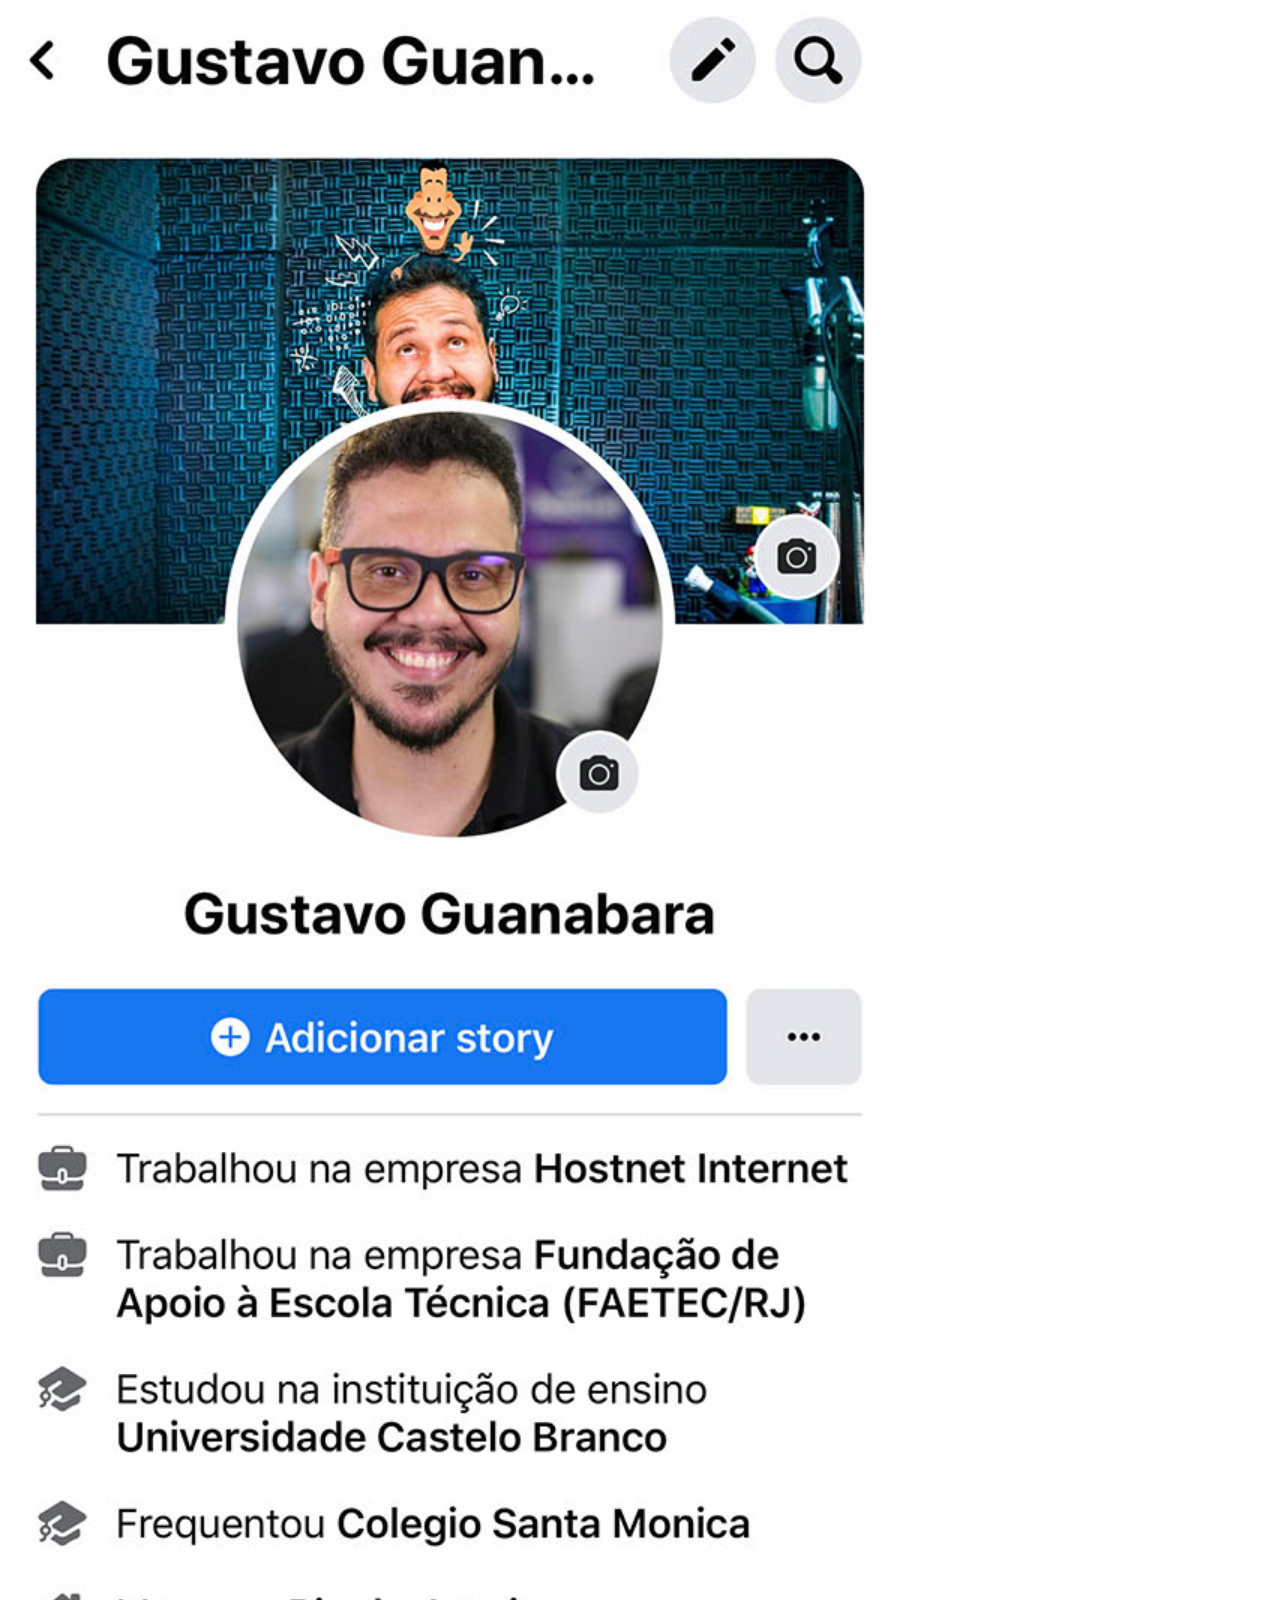
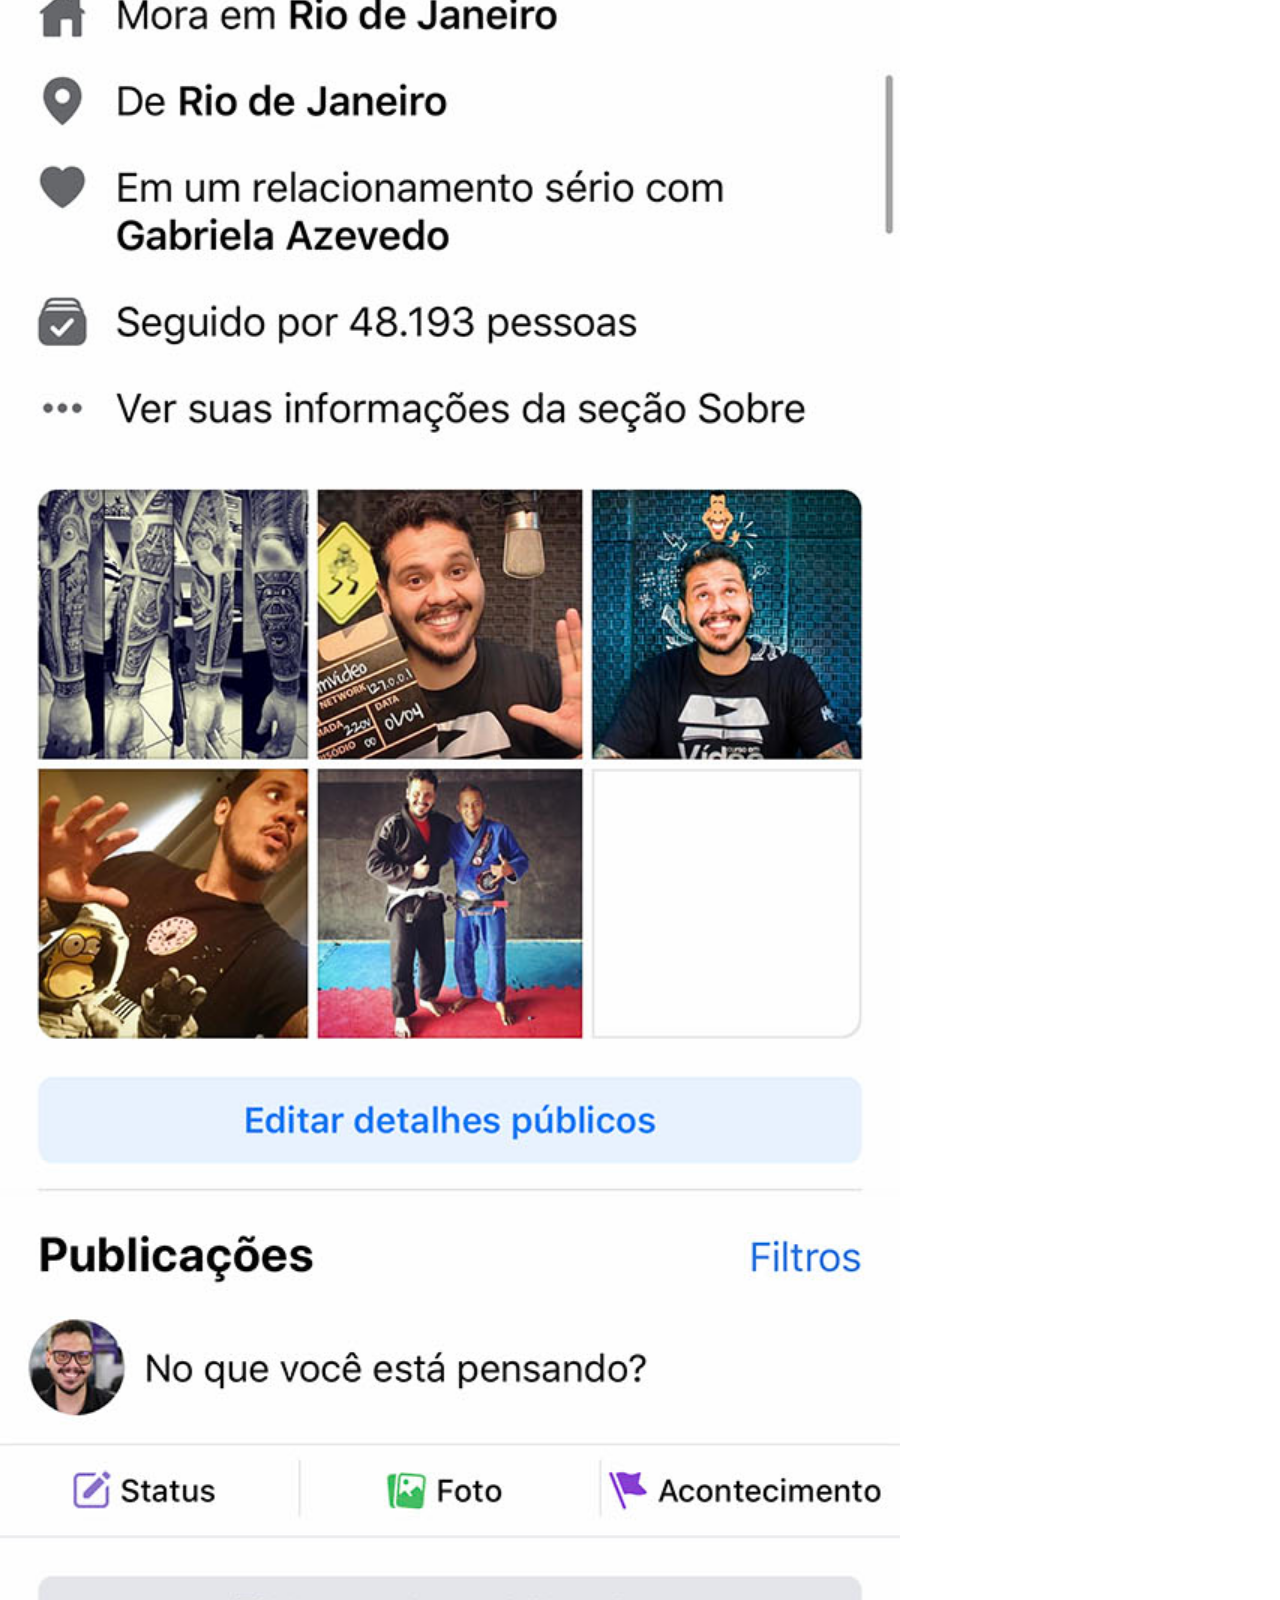
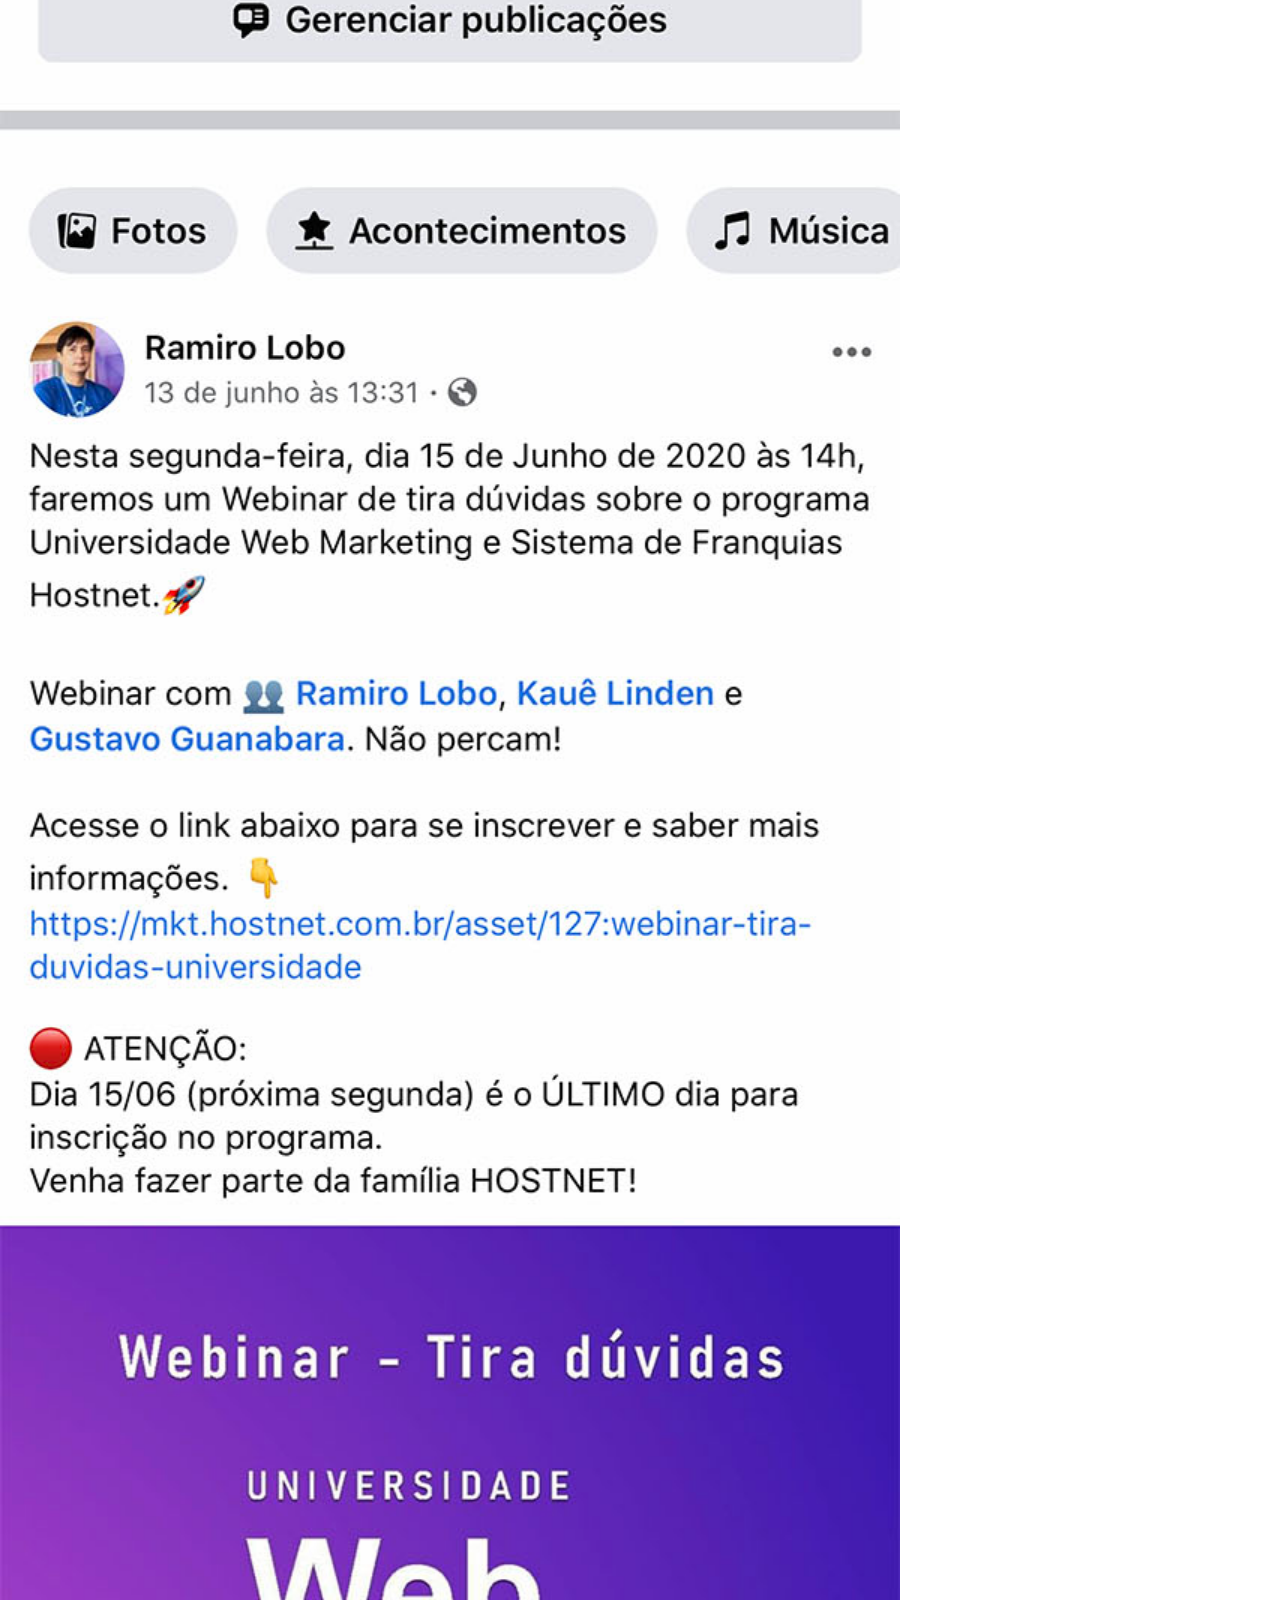
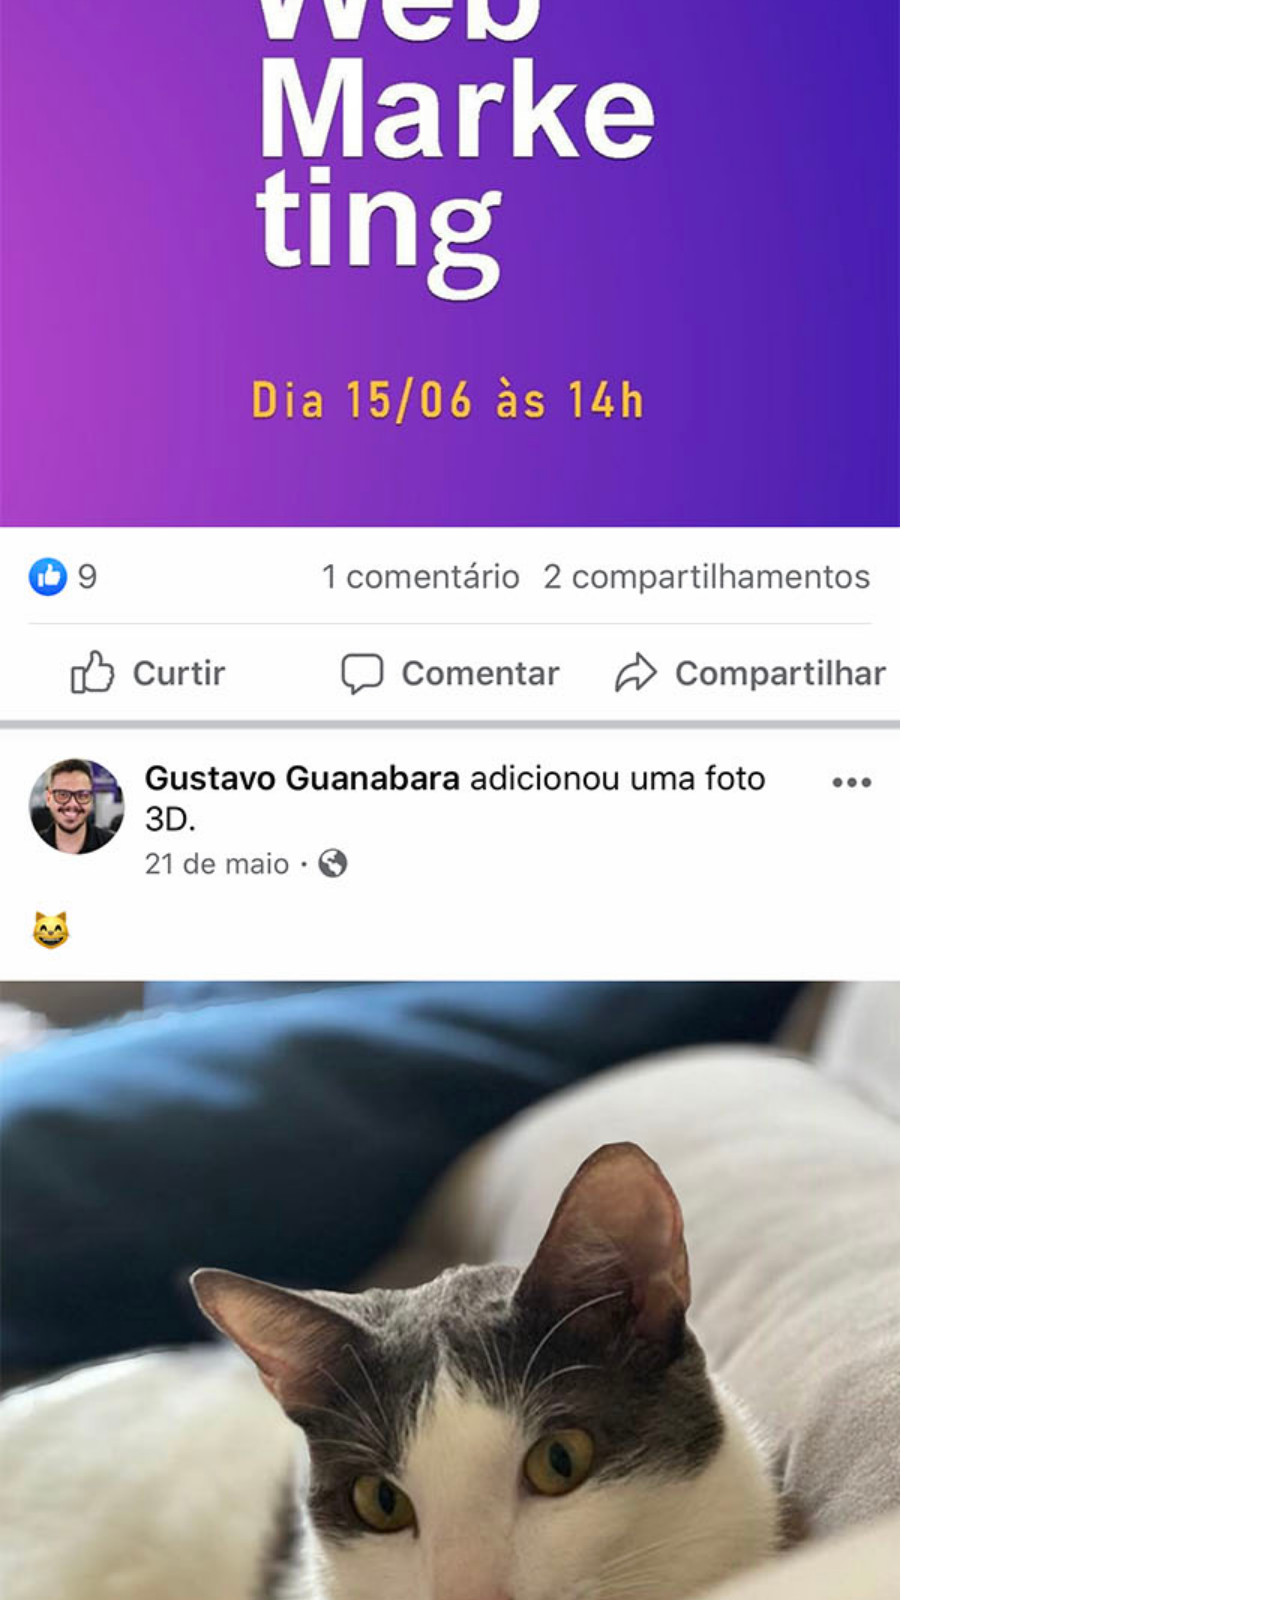
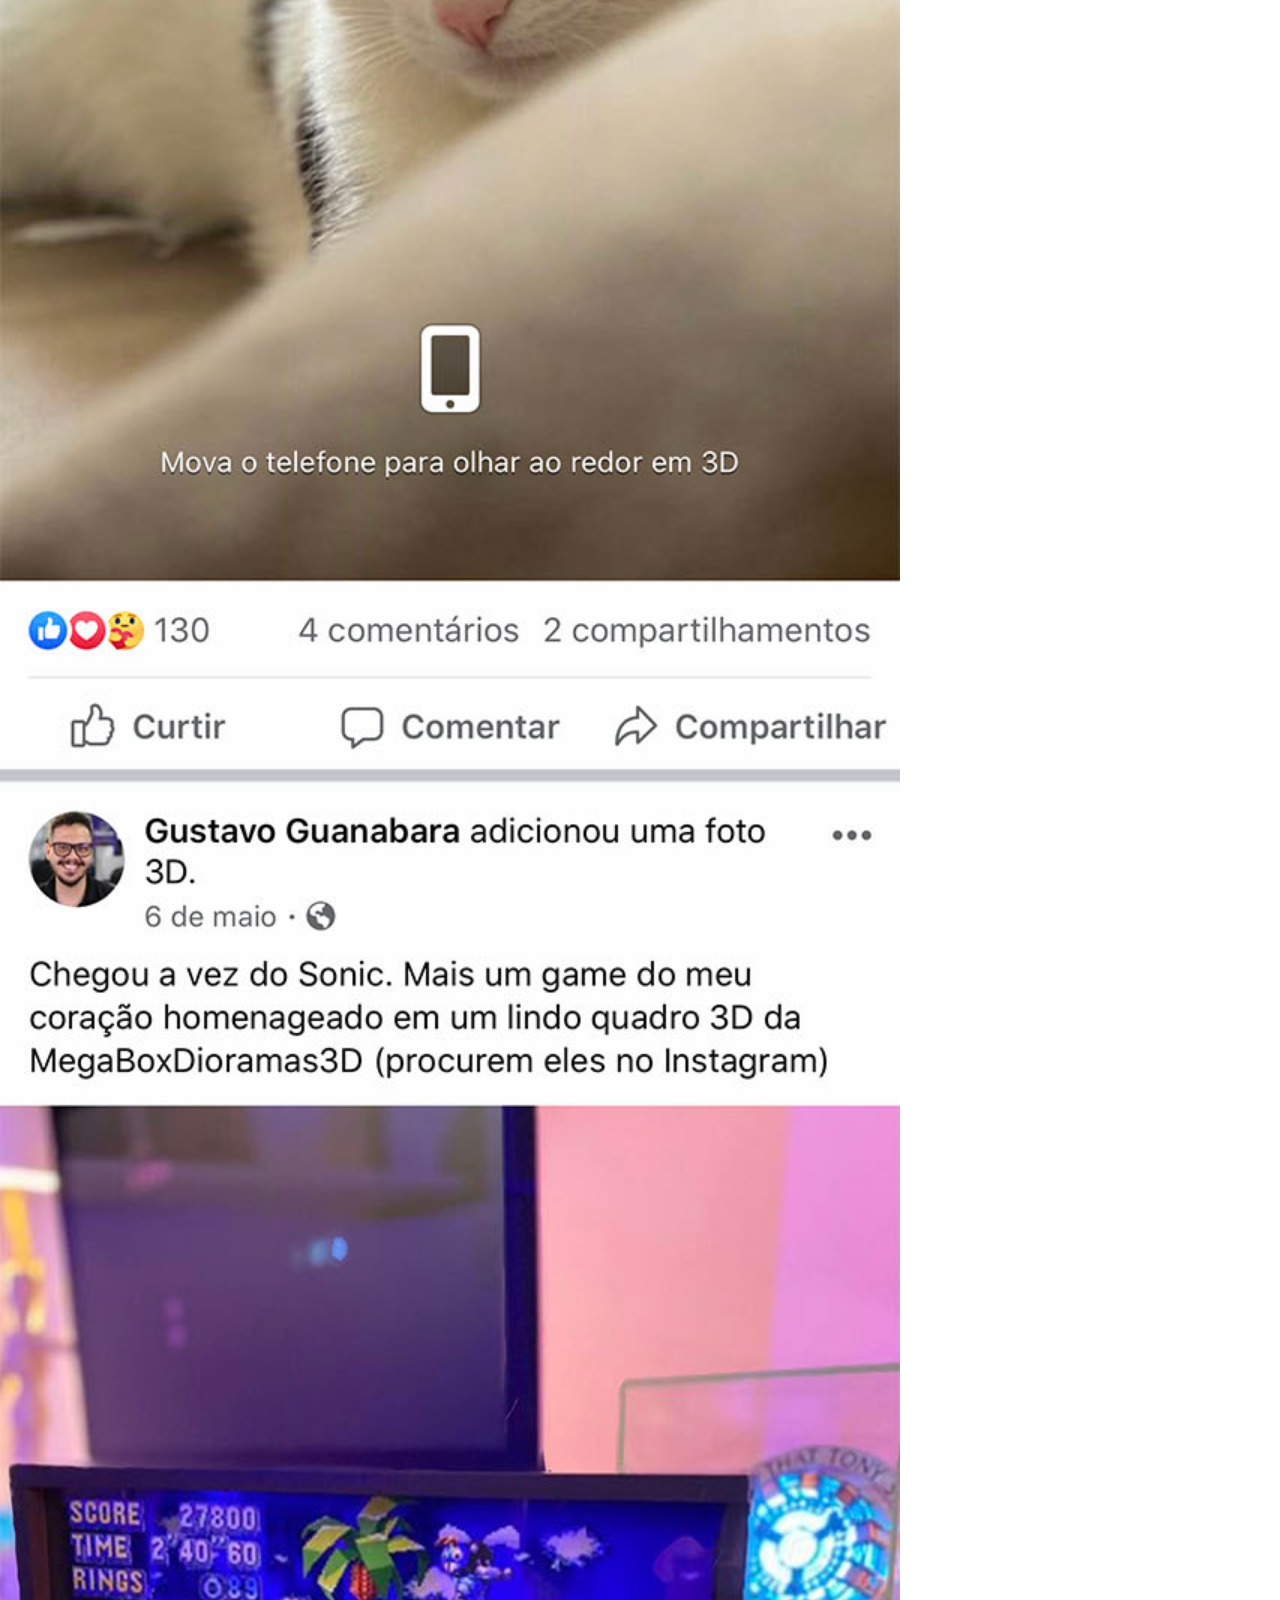
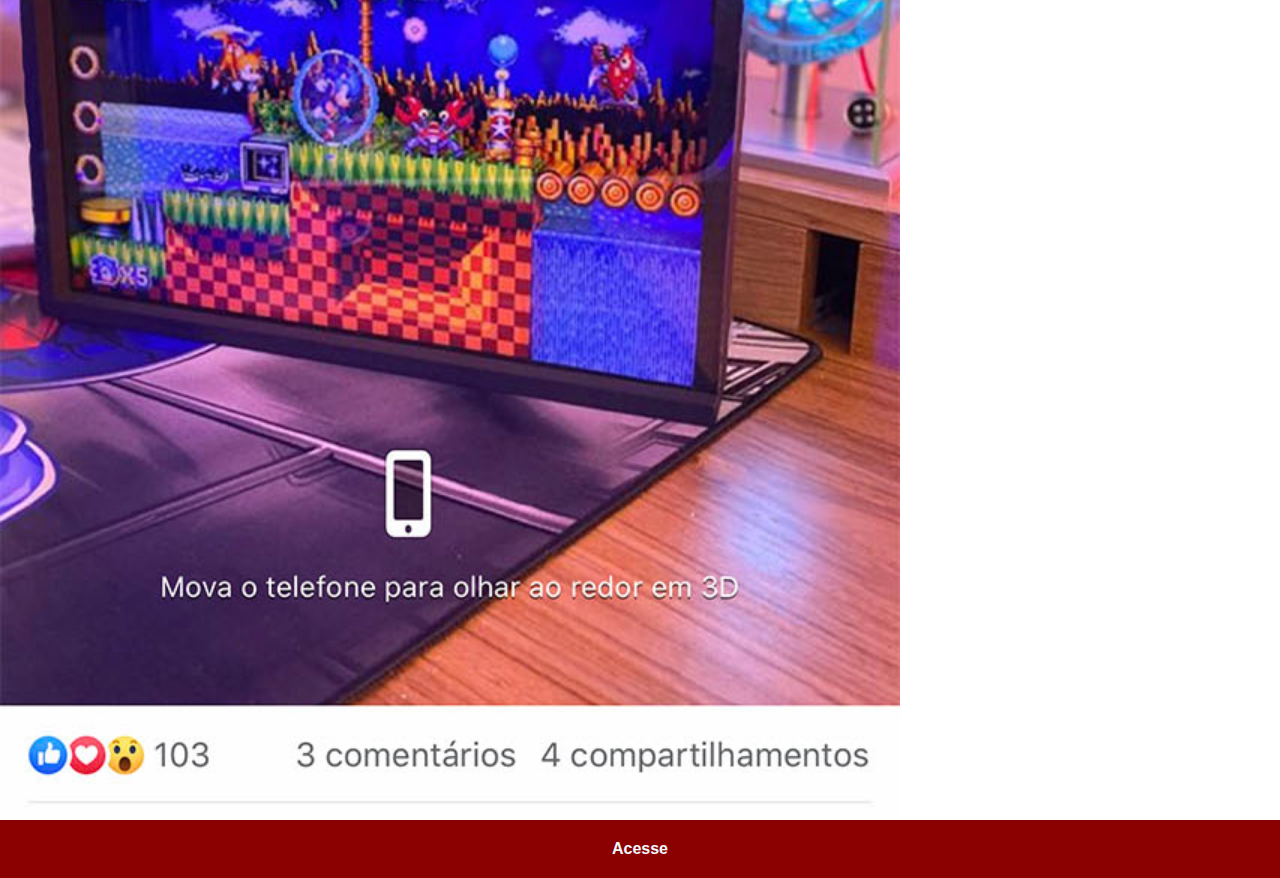
<file: facebook.html>
<!DOCTYPE html>
<html lang="pt-br">
<head>
    <meta charset="UTF-8">
    <meta http-equiv="X-UA-Compatible" content="IE=edge">
    <meta name="viewport" content="width=device-width, initial-scale=1.0">
    <title>Facebook</title>
   <link rel="stylesheet" href="estilos/social.css">
</head>
<body>
    <img src="imagens/tela-facebook.jpg" alt="Facebook">
    <a href="https://www.facebook.com/gustavoguanabara" target="_blank">Acesse</a>
</body>
</html>
</file>
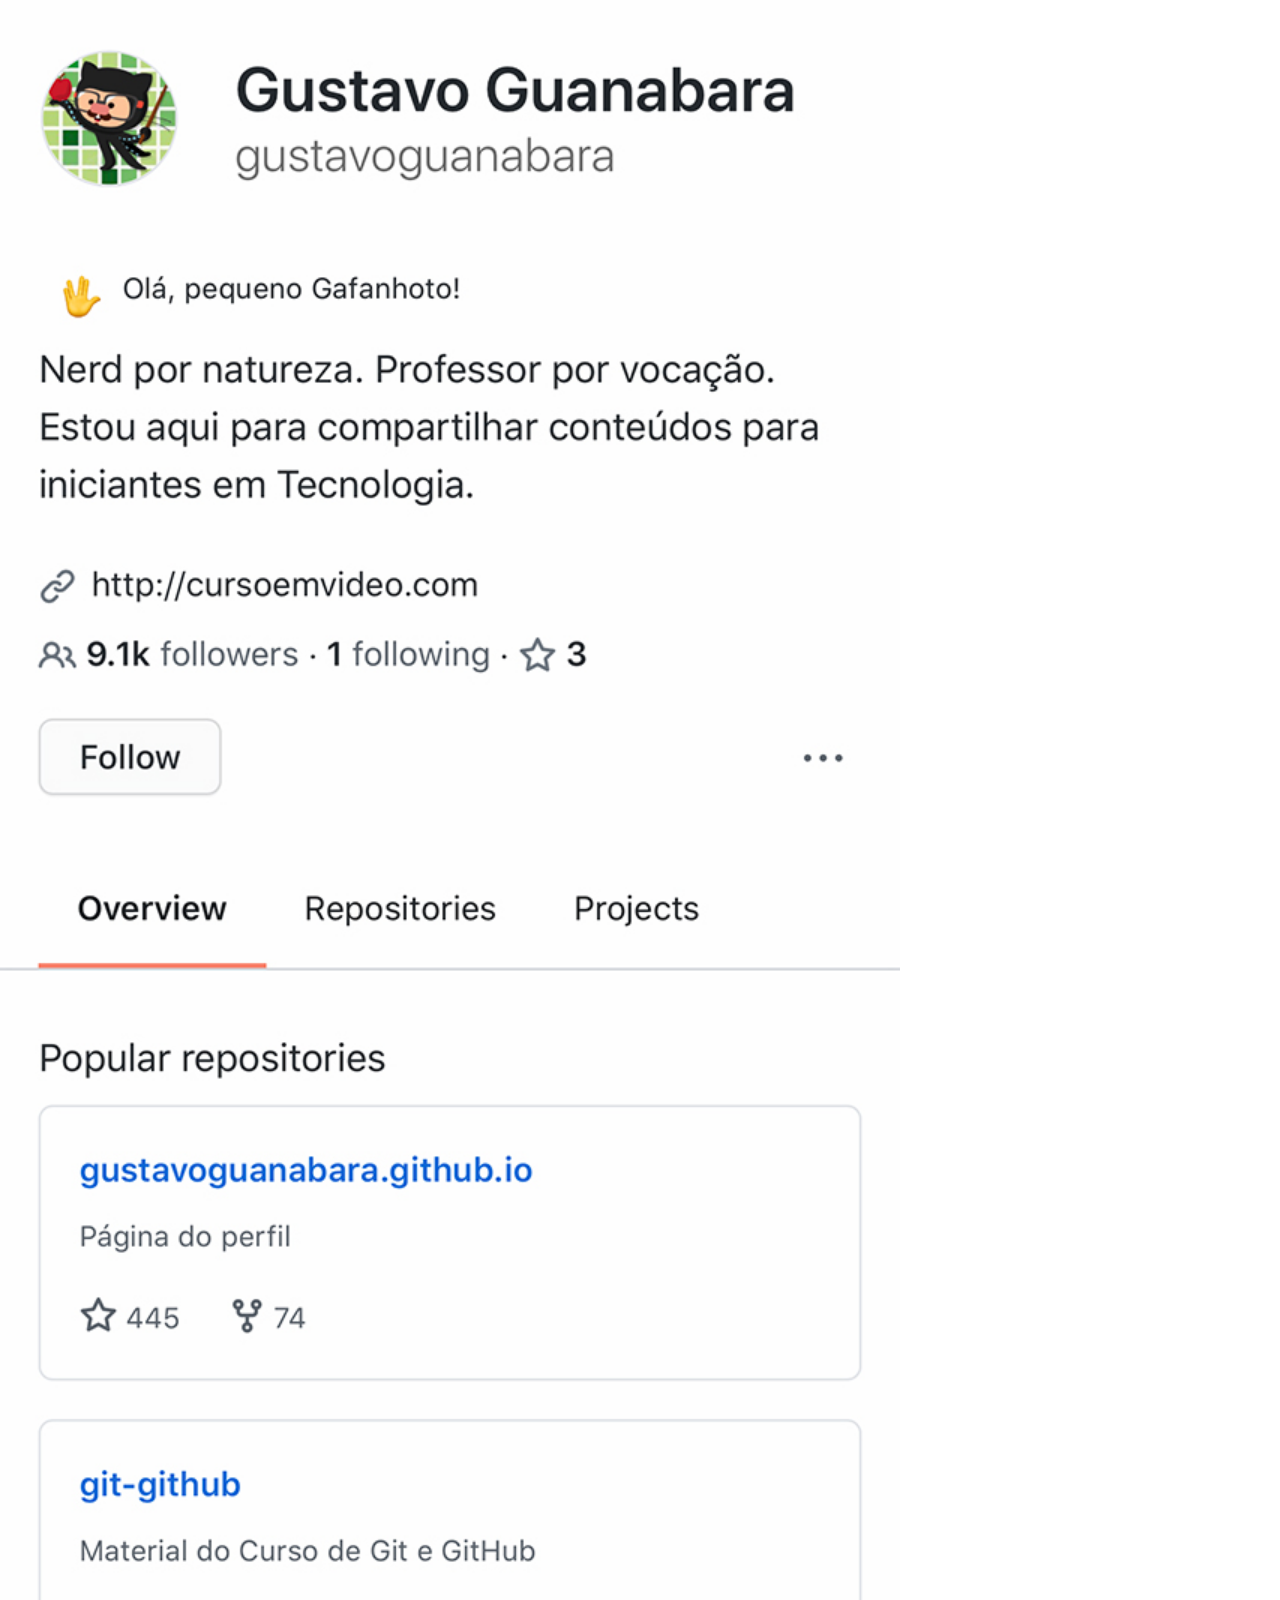
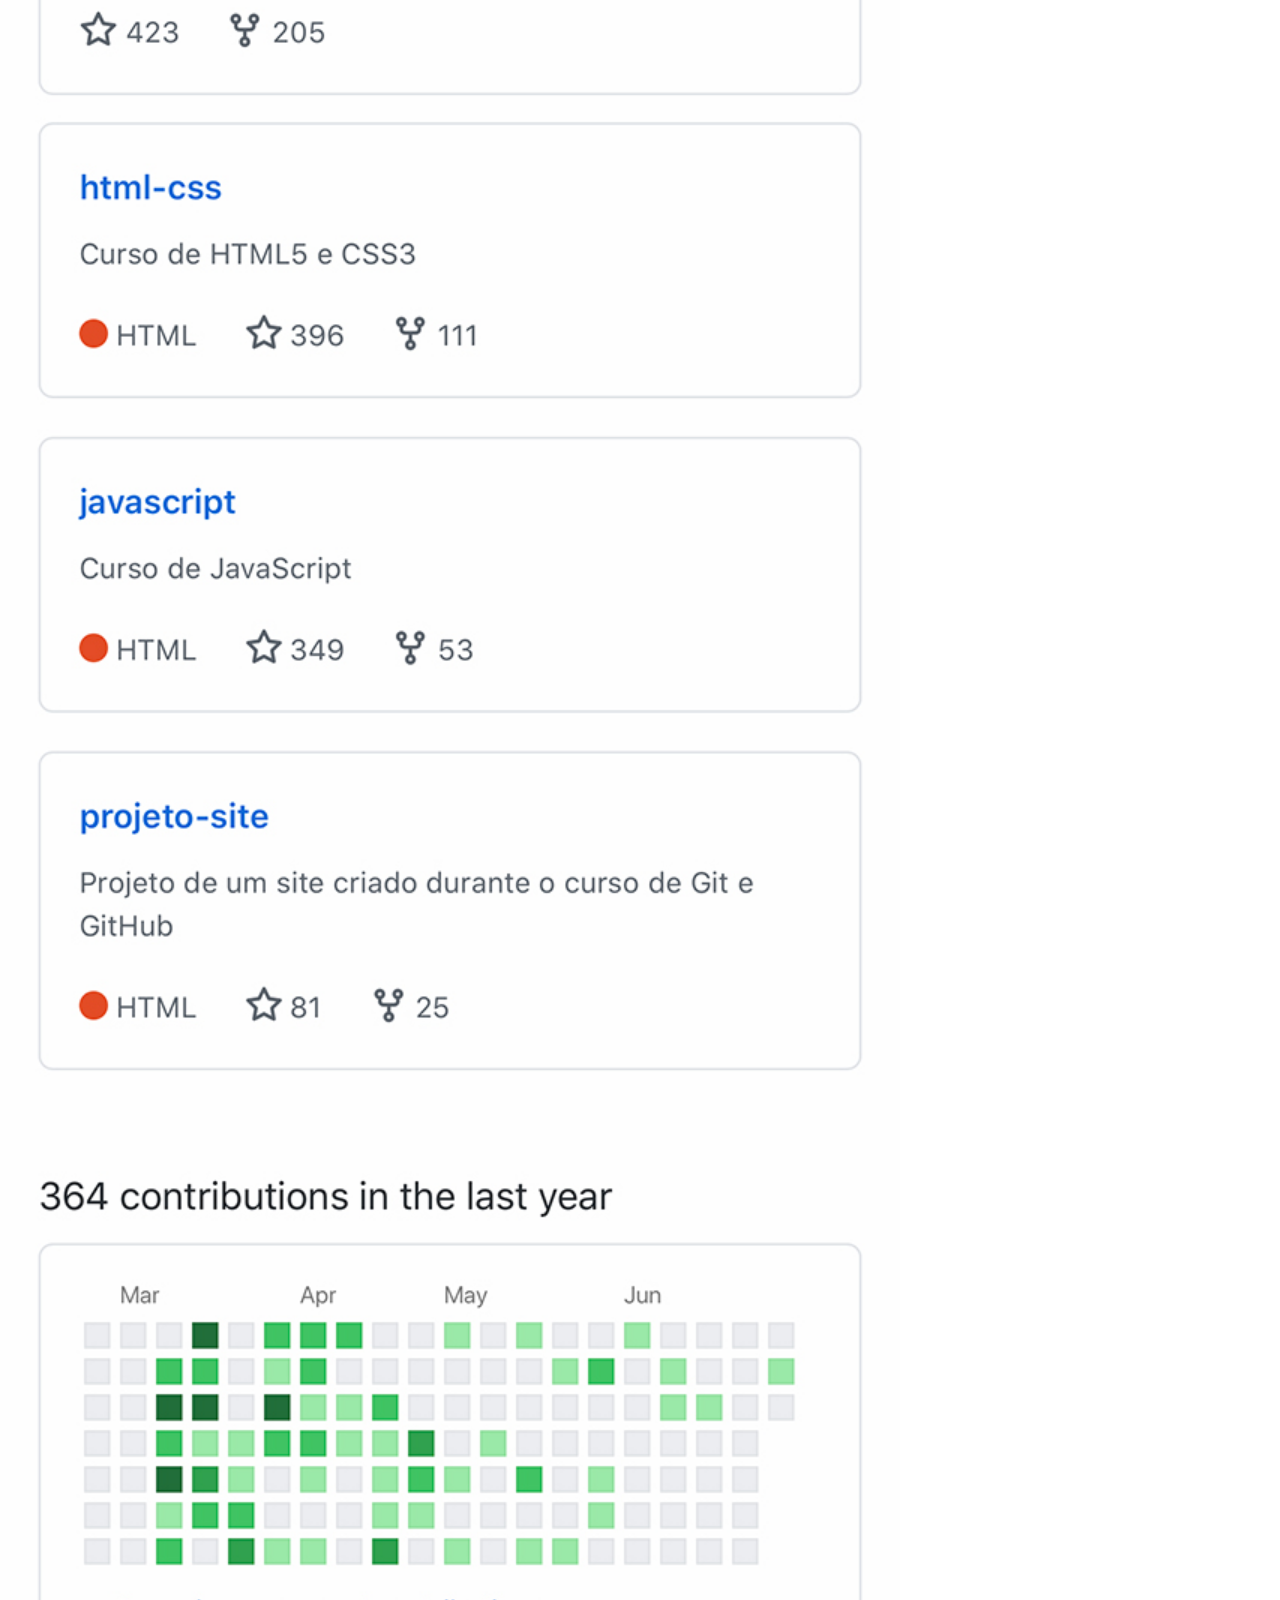
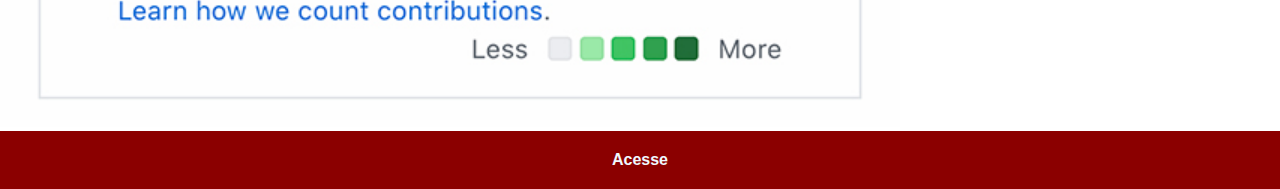
<file: github.html>
<!DOCTYPE html>
<html lang="pt-br">
<head>
    <meta charset="UTF-8">
    <meta http-equiv="X-UA-Compatible" content="IE=edge">
    <meta name="viewport" content="width=device-width, initial-scale=1.0">
    <title>Github</title>
    <link rel="stylesheet" href="estilos/social.css">
</head>
<body>
    <img src="imagens/tela-github.jpg" alt="Github">
    <a href="https://github.com/gustavoguanabara/" target="_blank"> Acesse</a>
</body>
</html>
</file>
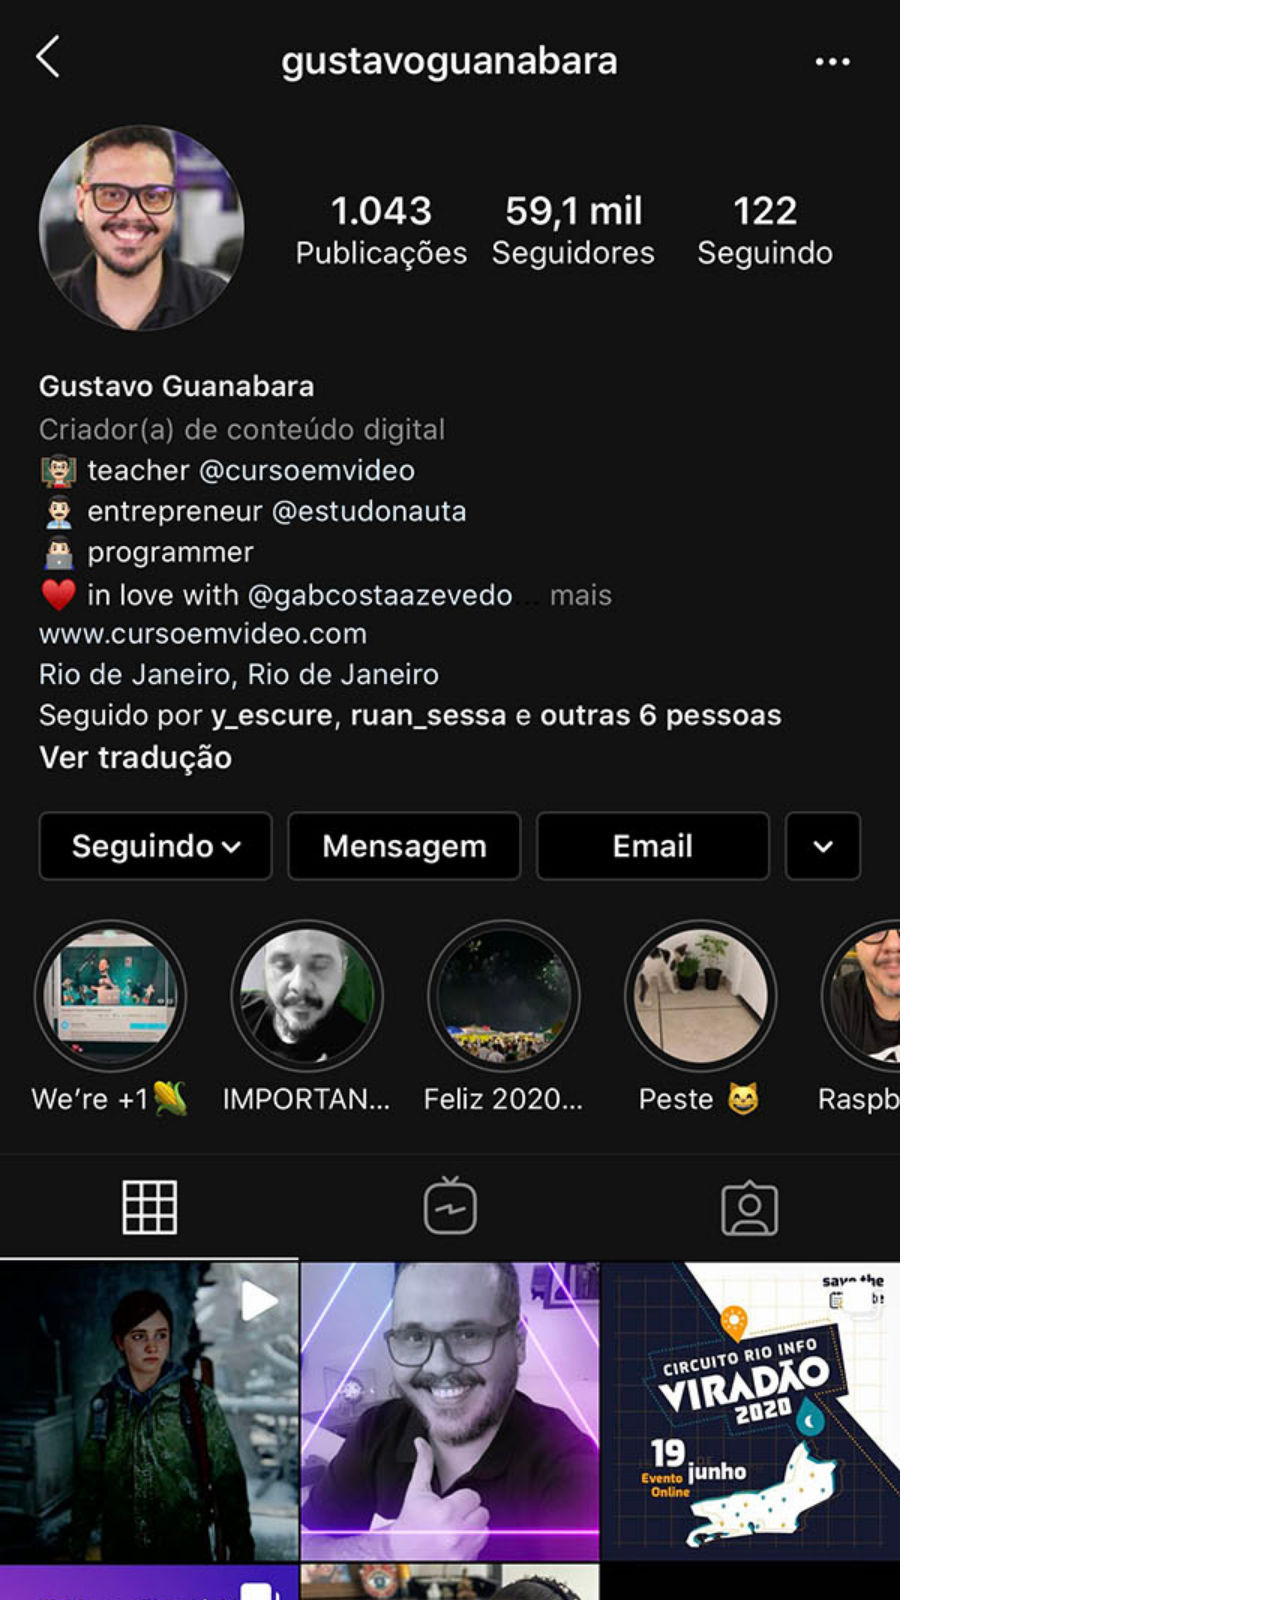
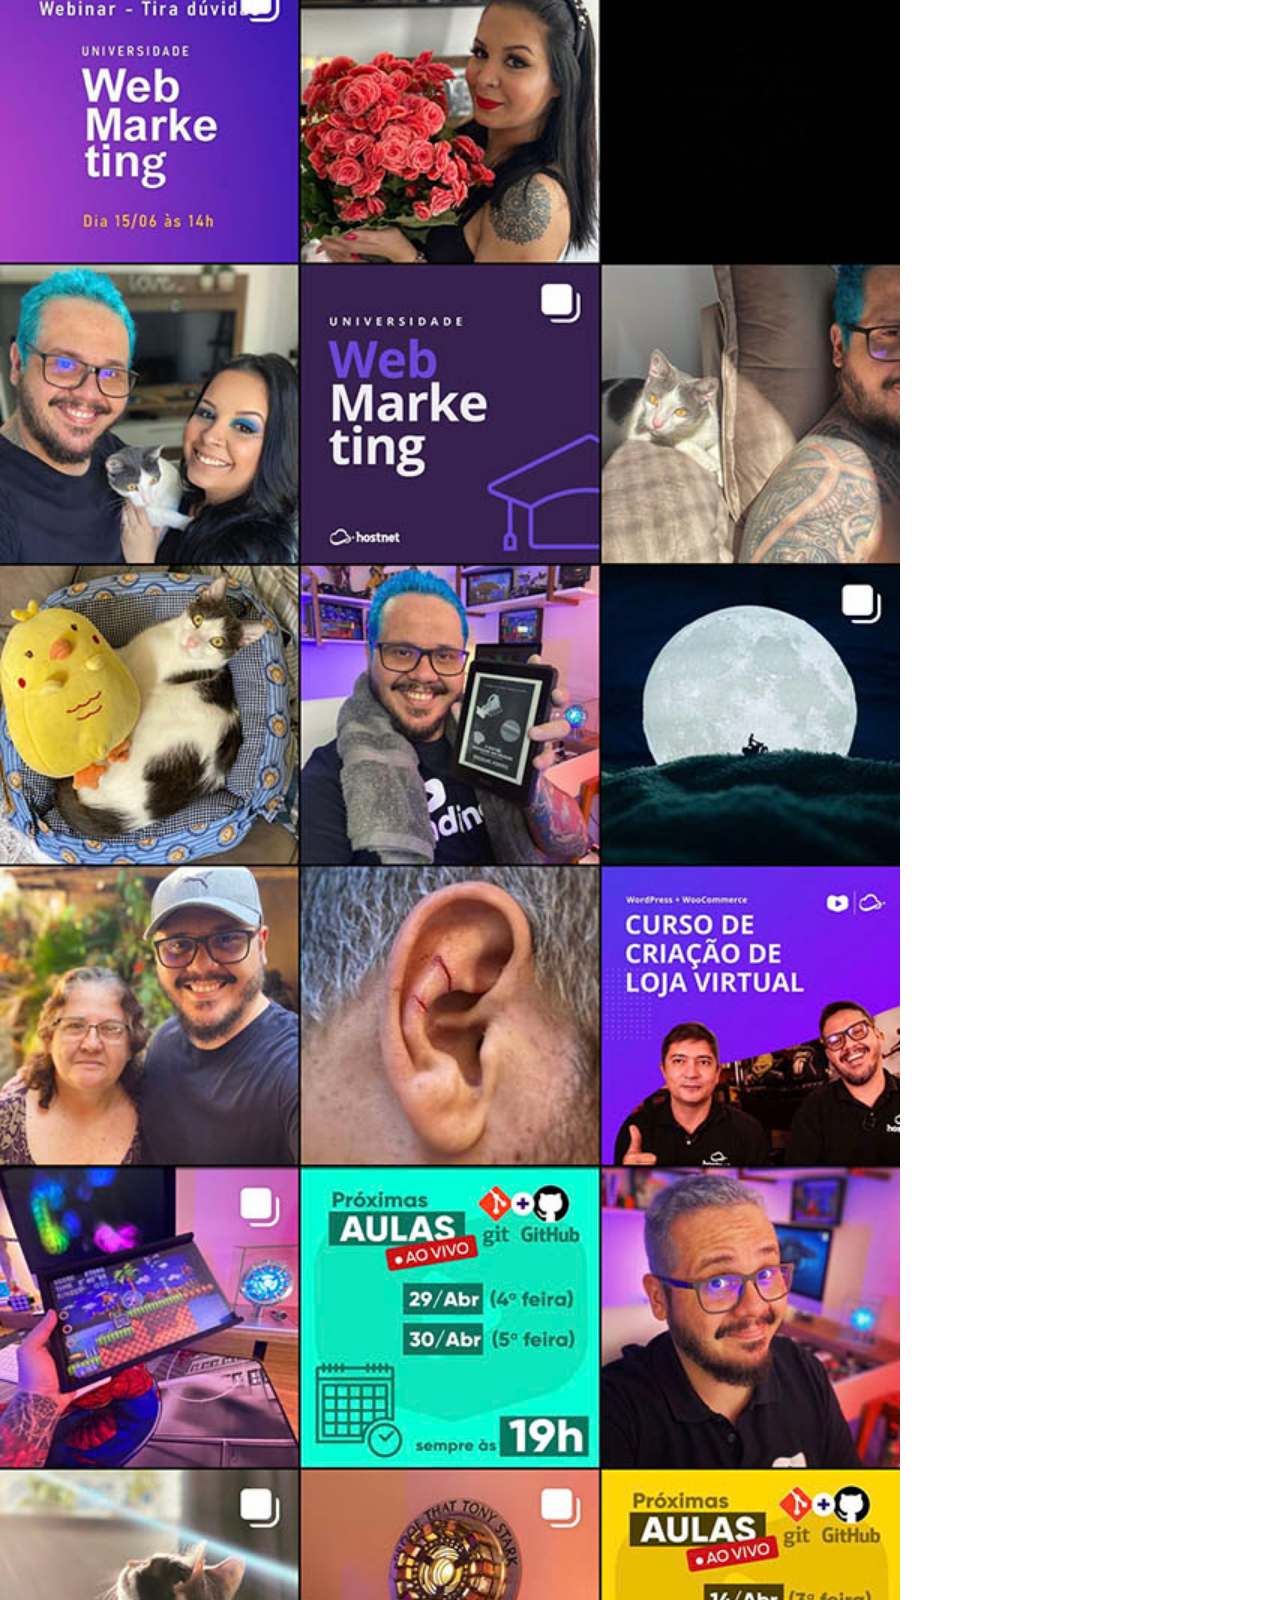
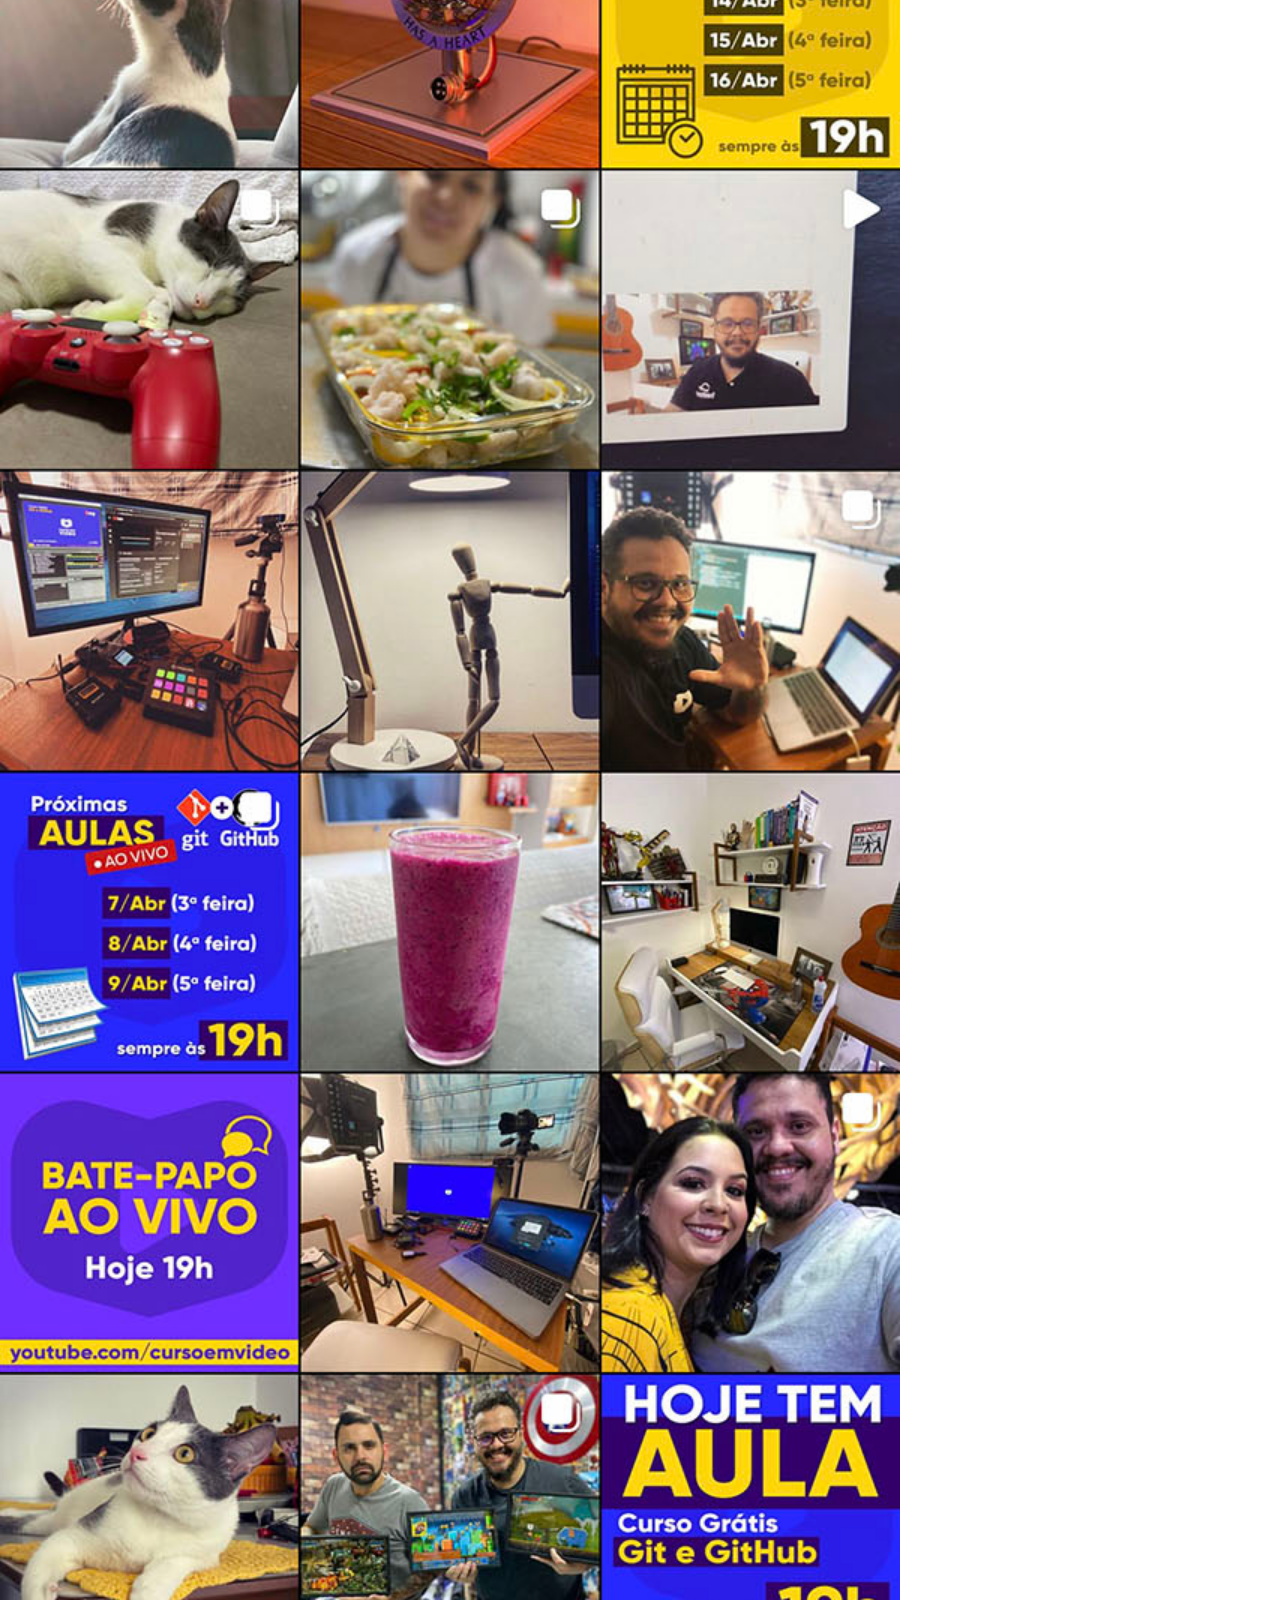
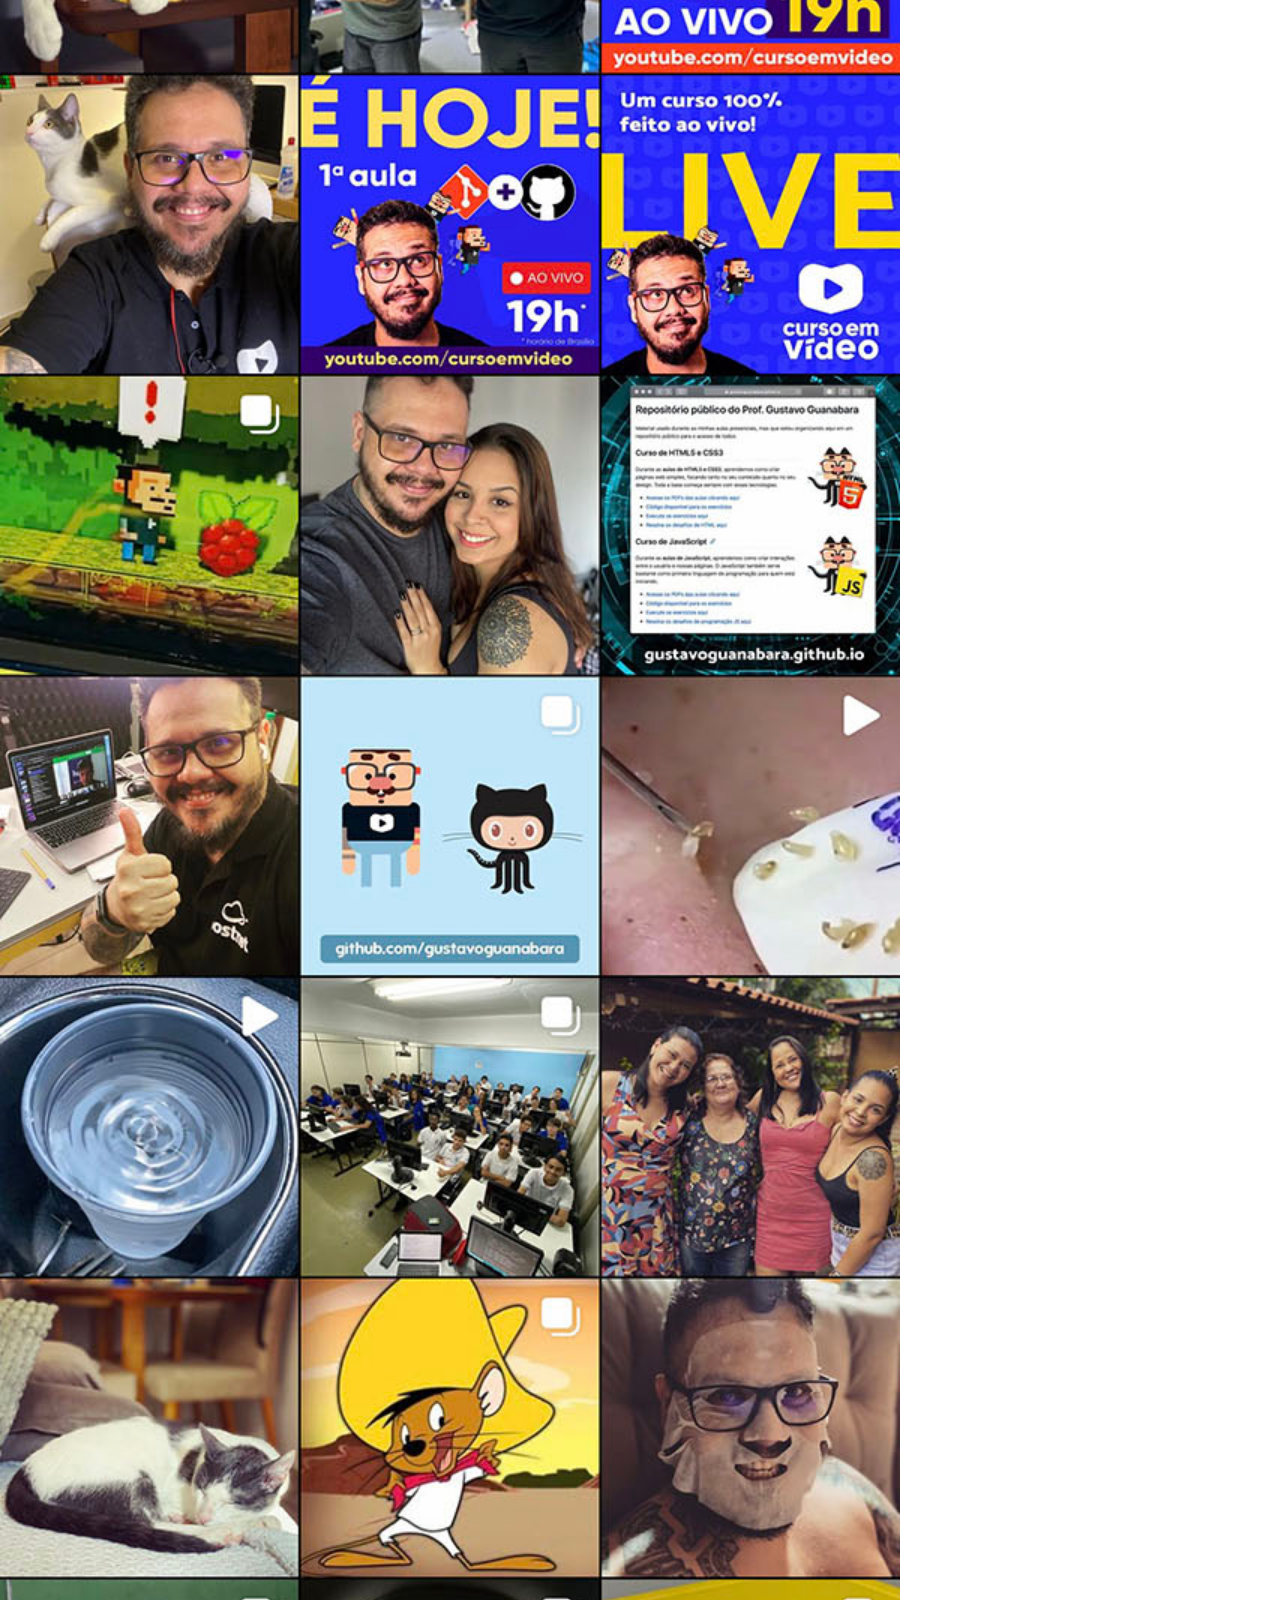
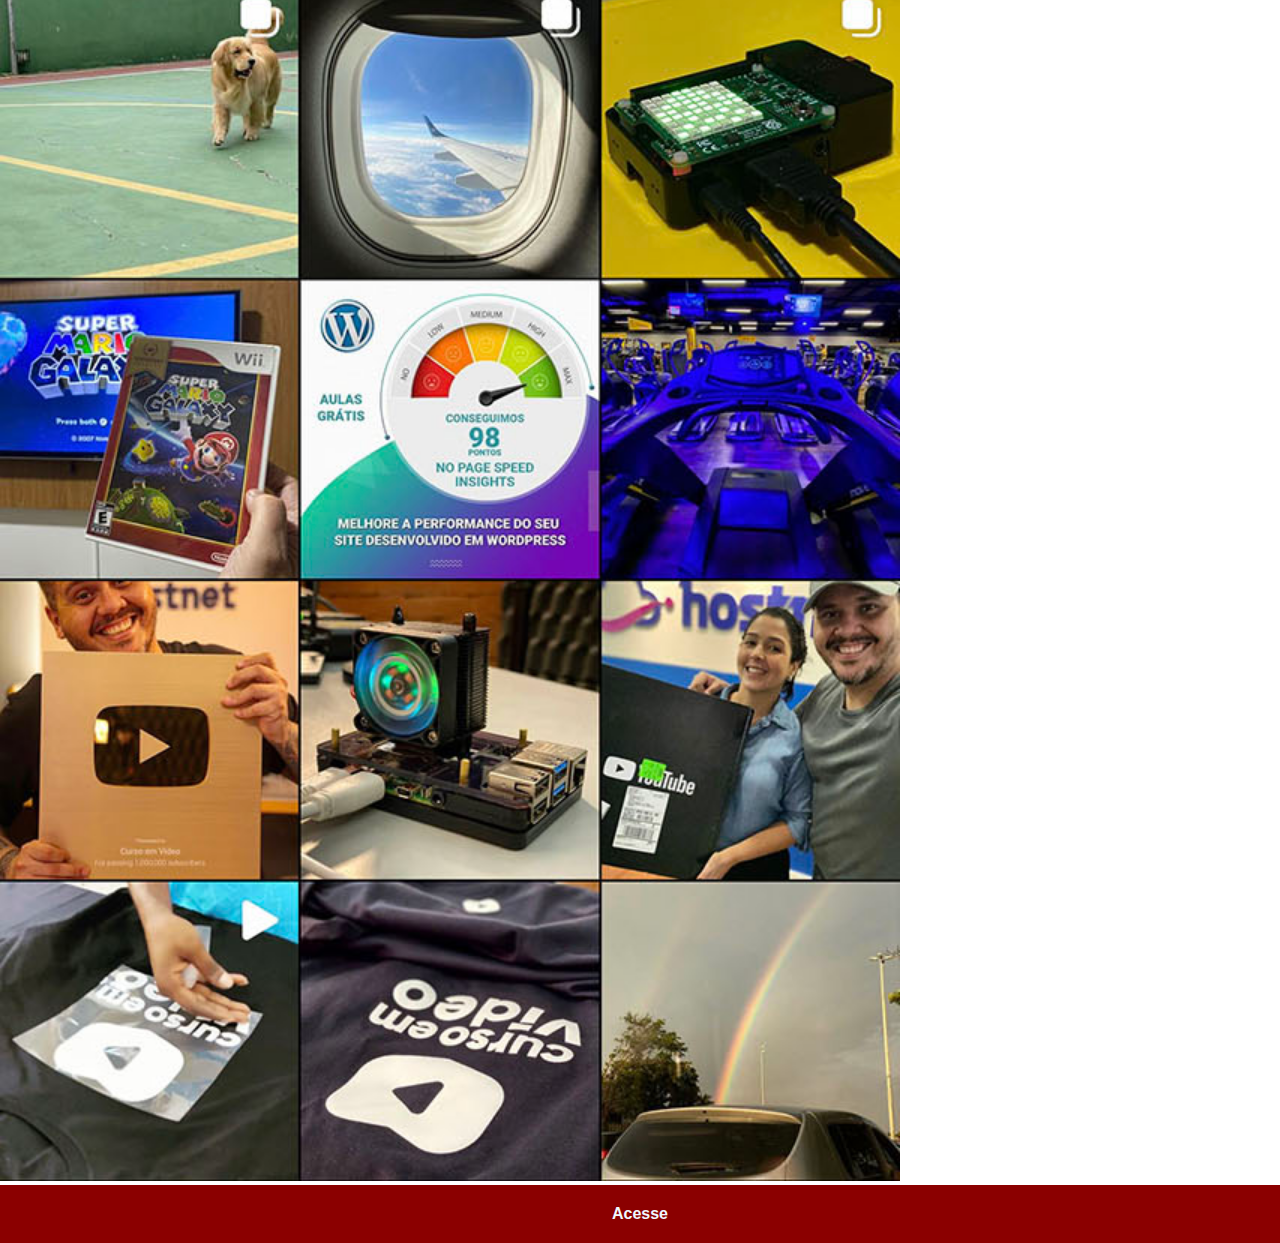
<file: instagram.html>
<!DOCTYPE html>
<html lang="pt-br">
<head>
    <meta charset="UTF-8">
    <meta http-equiv="X-UA-Compatible" content="IE=edge">
    <meta name="viewport" content="width=device-width, initial-scale=1.0">
    <title>Instagram</title>
    <link rel="stylesheet" href="estilos/social.css">
</head>
<body>
    <img src="imagens/tela-instagram.jpg" alt="Instagram">
    <a href="https://instagram.com/gustavoguanabara?igshid=YmMyMTA2M2Y=" target="_blank"> Acesse</a>
</body>
</html>
</file>
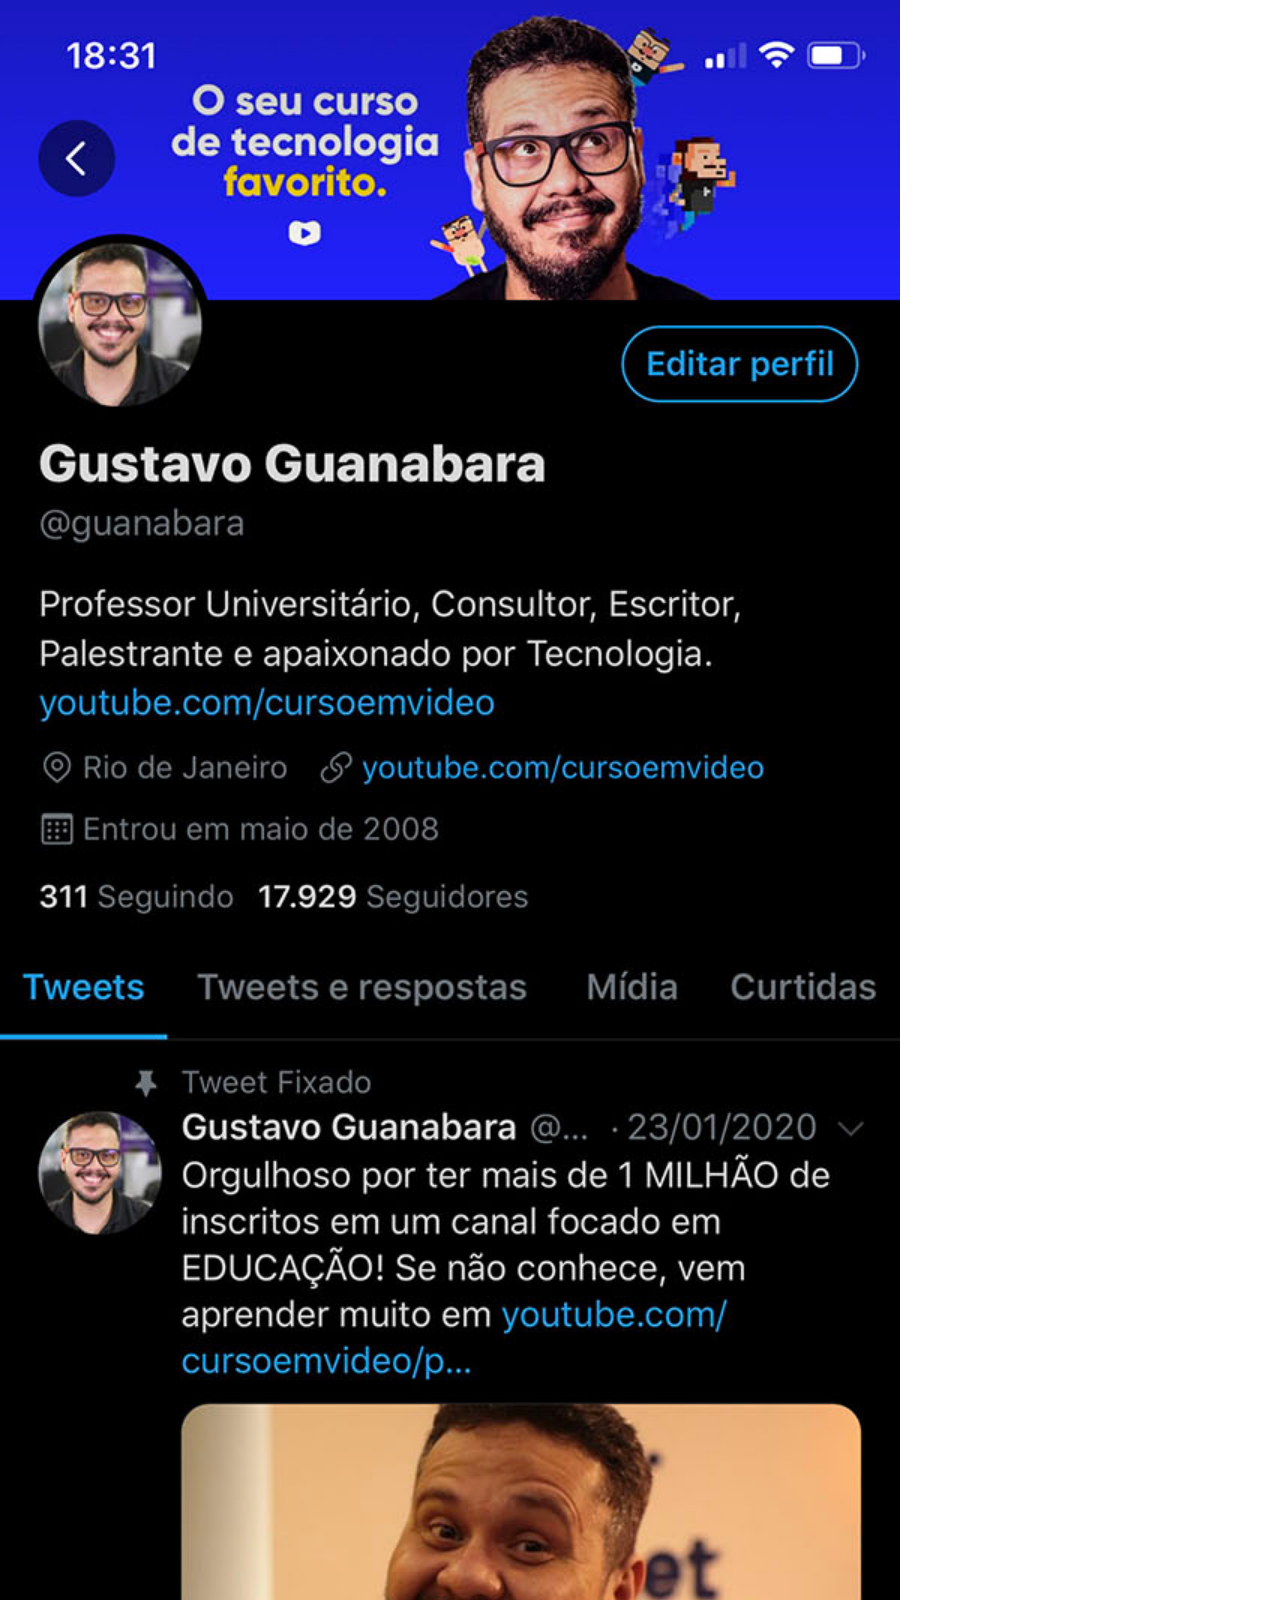
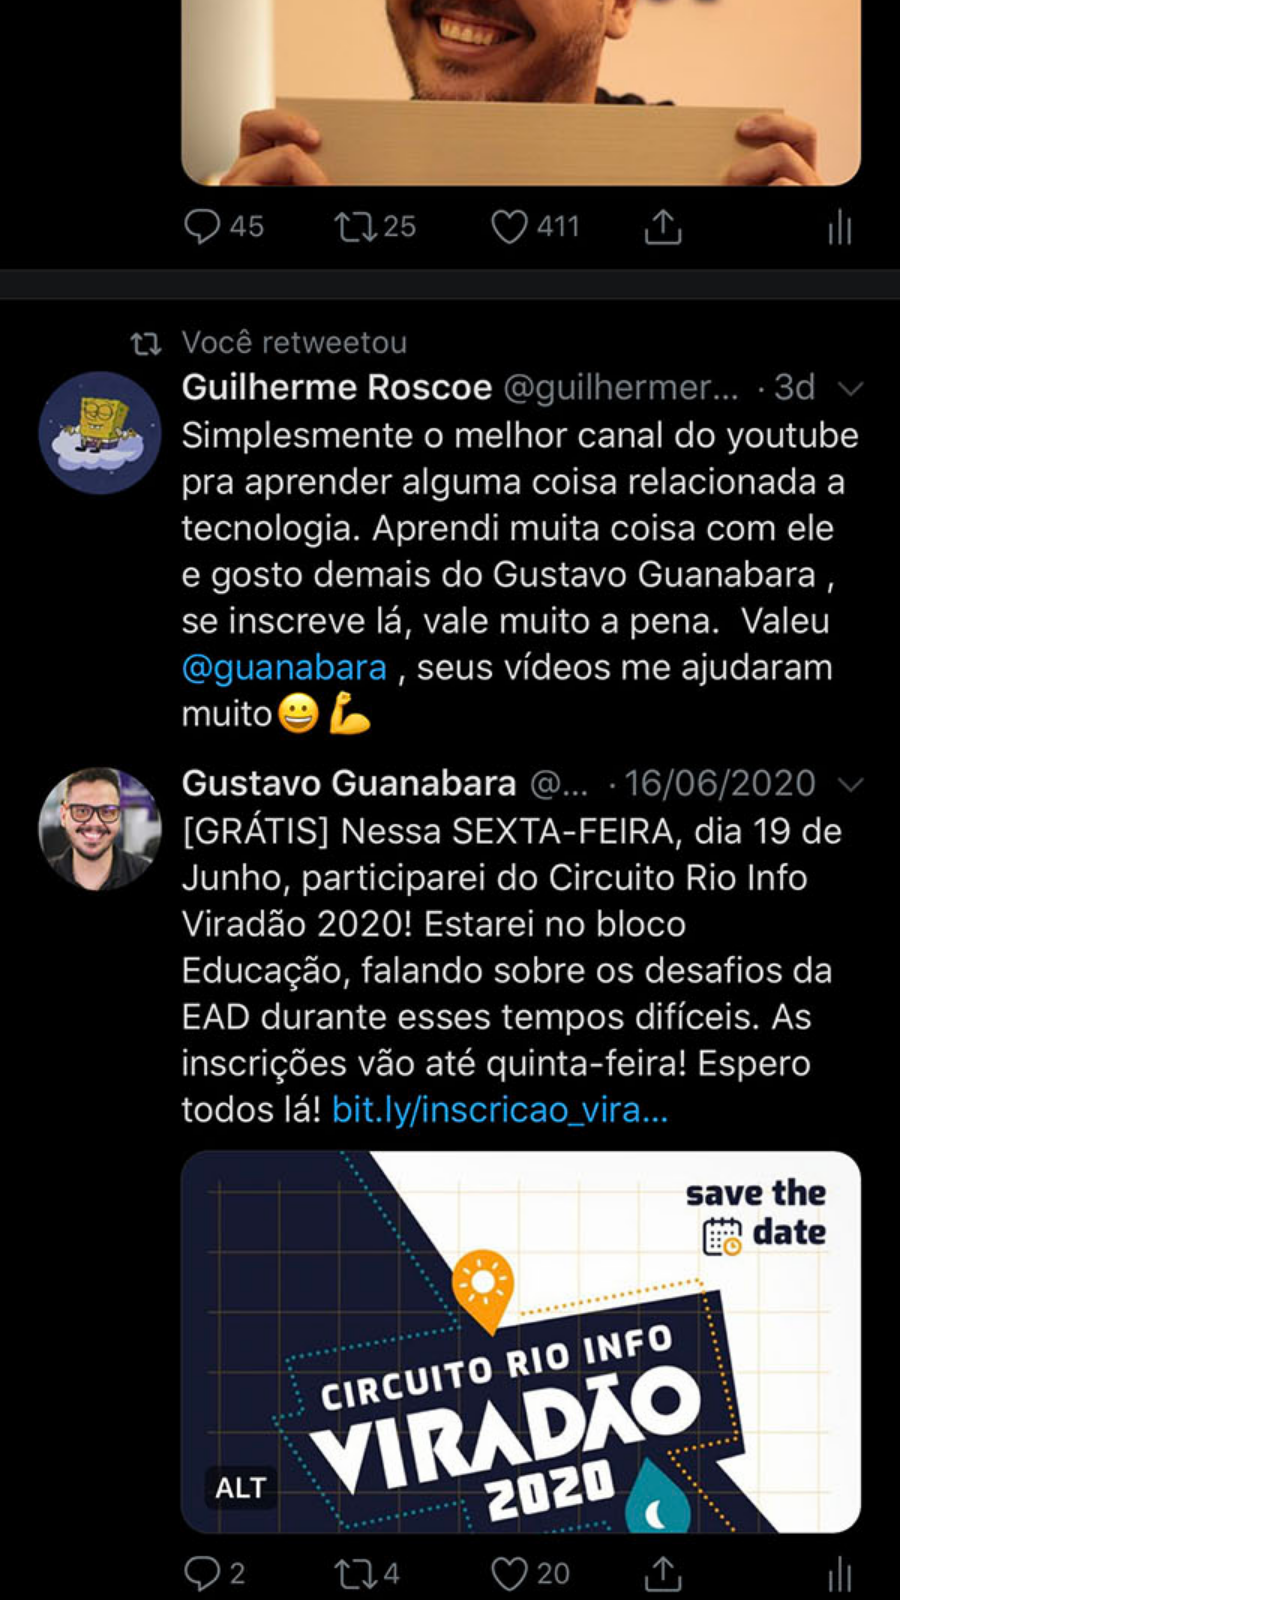
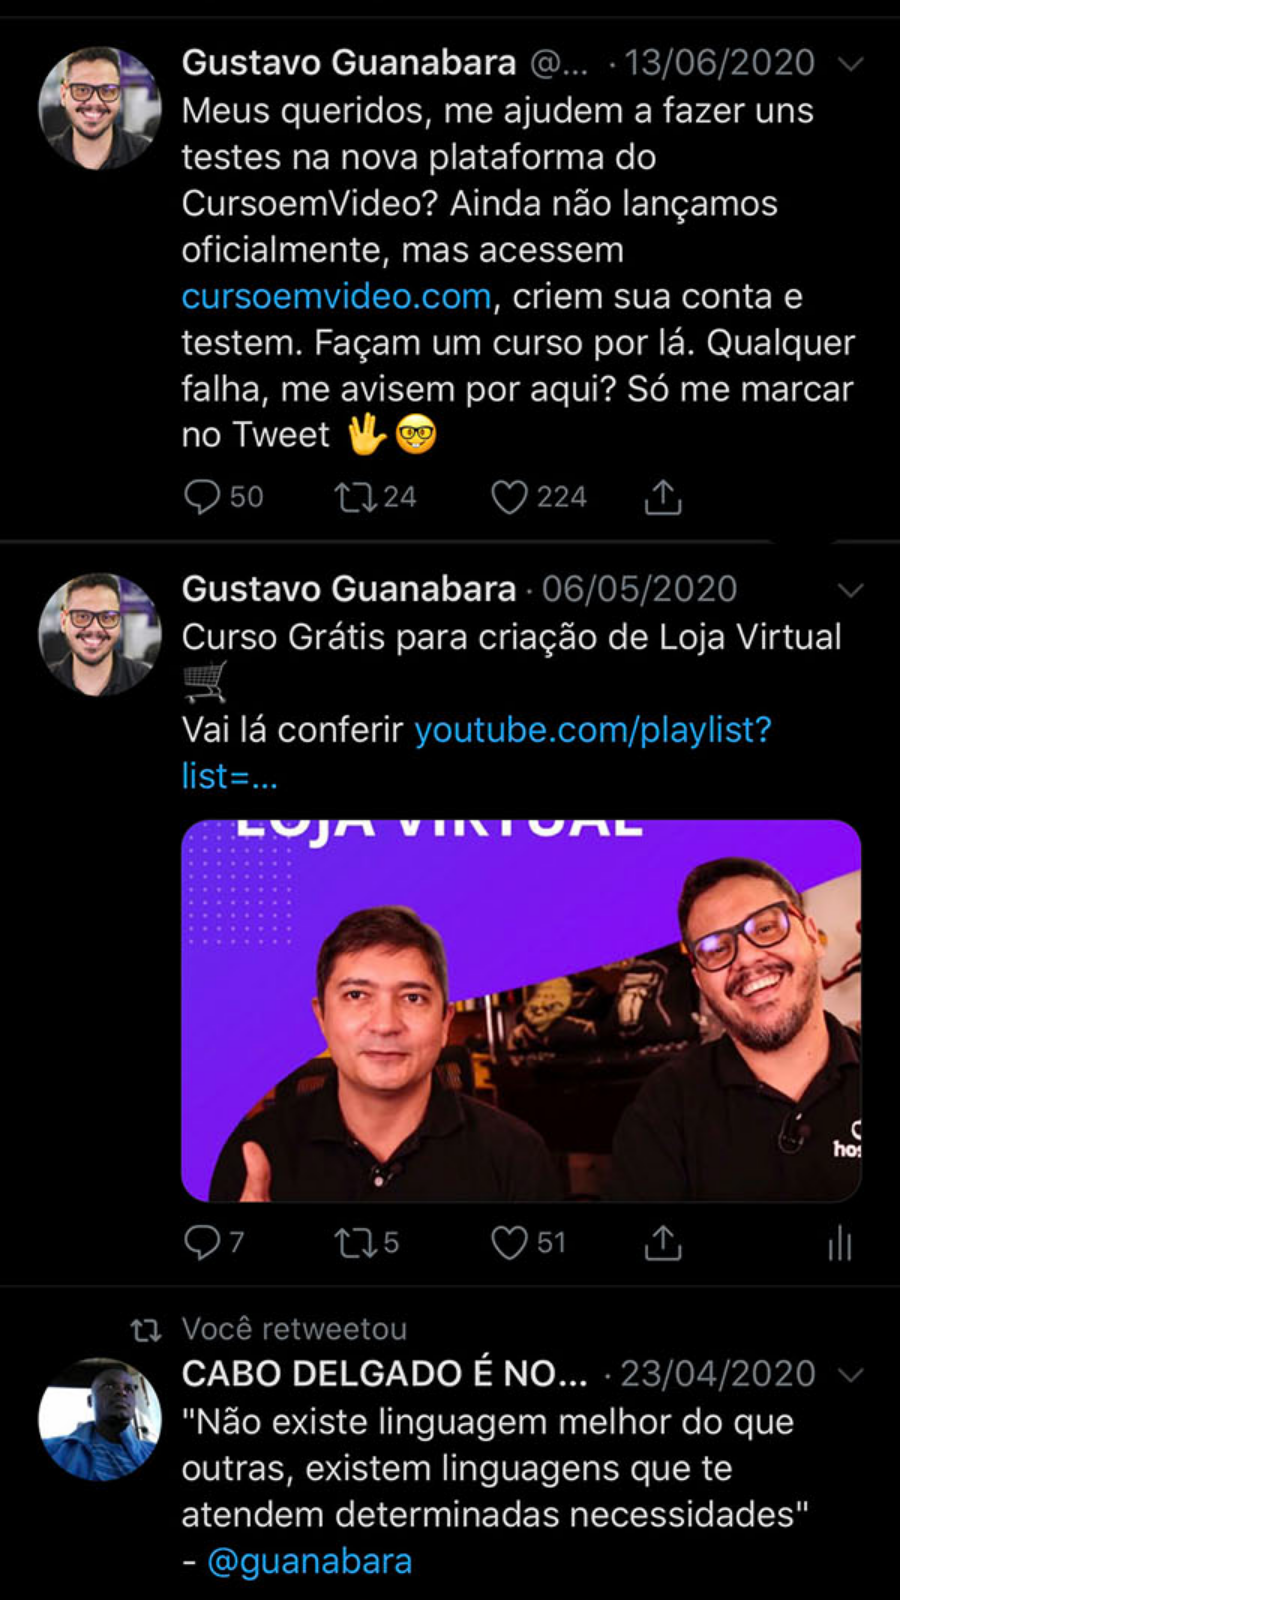
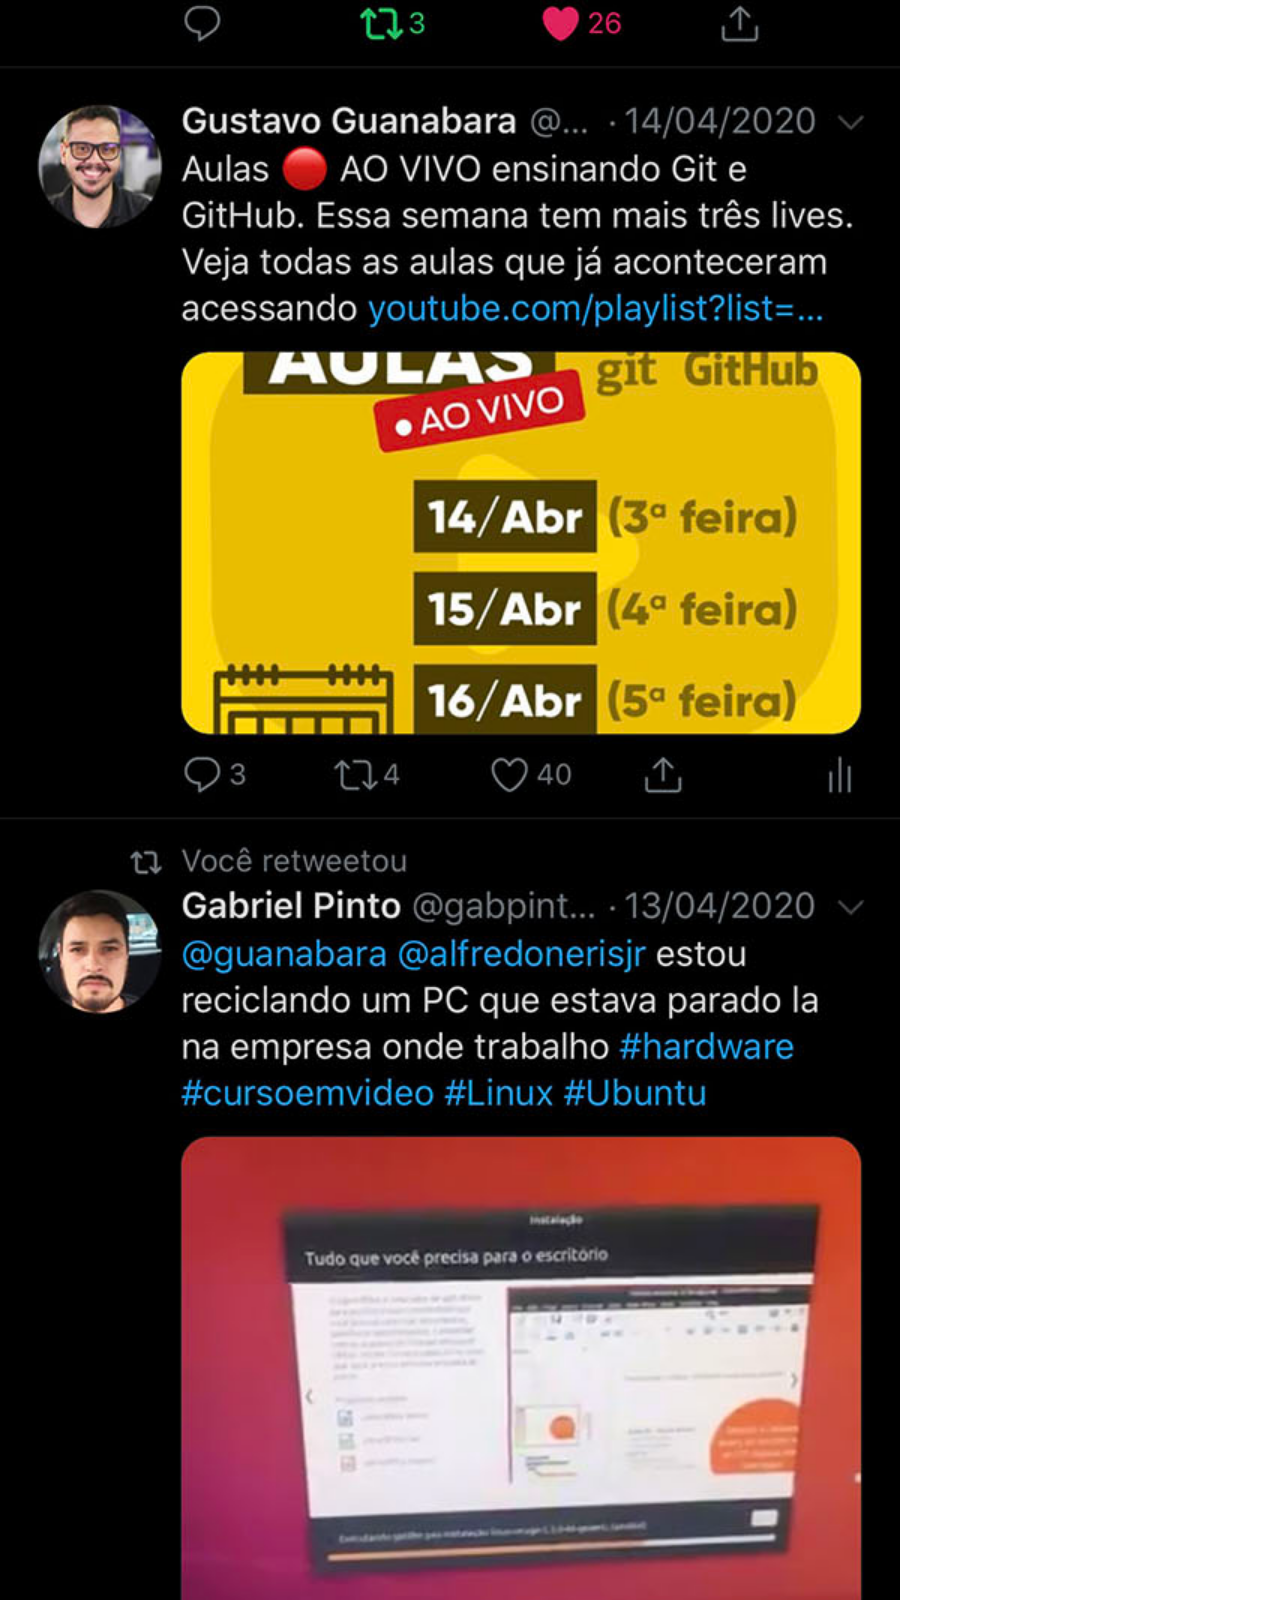
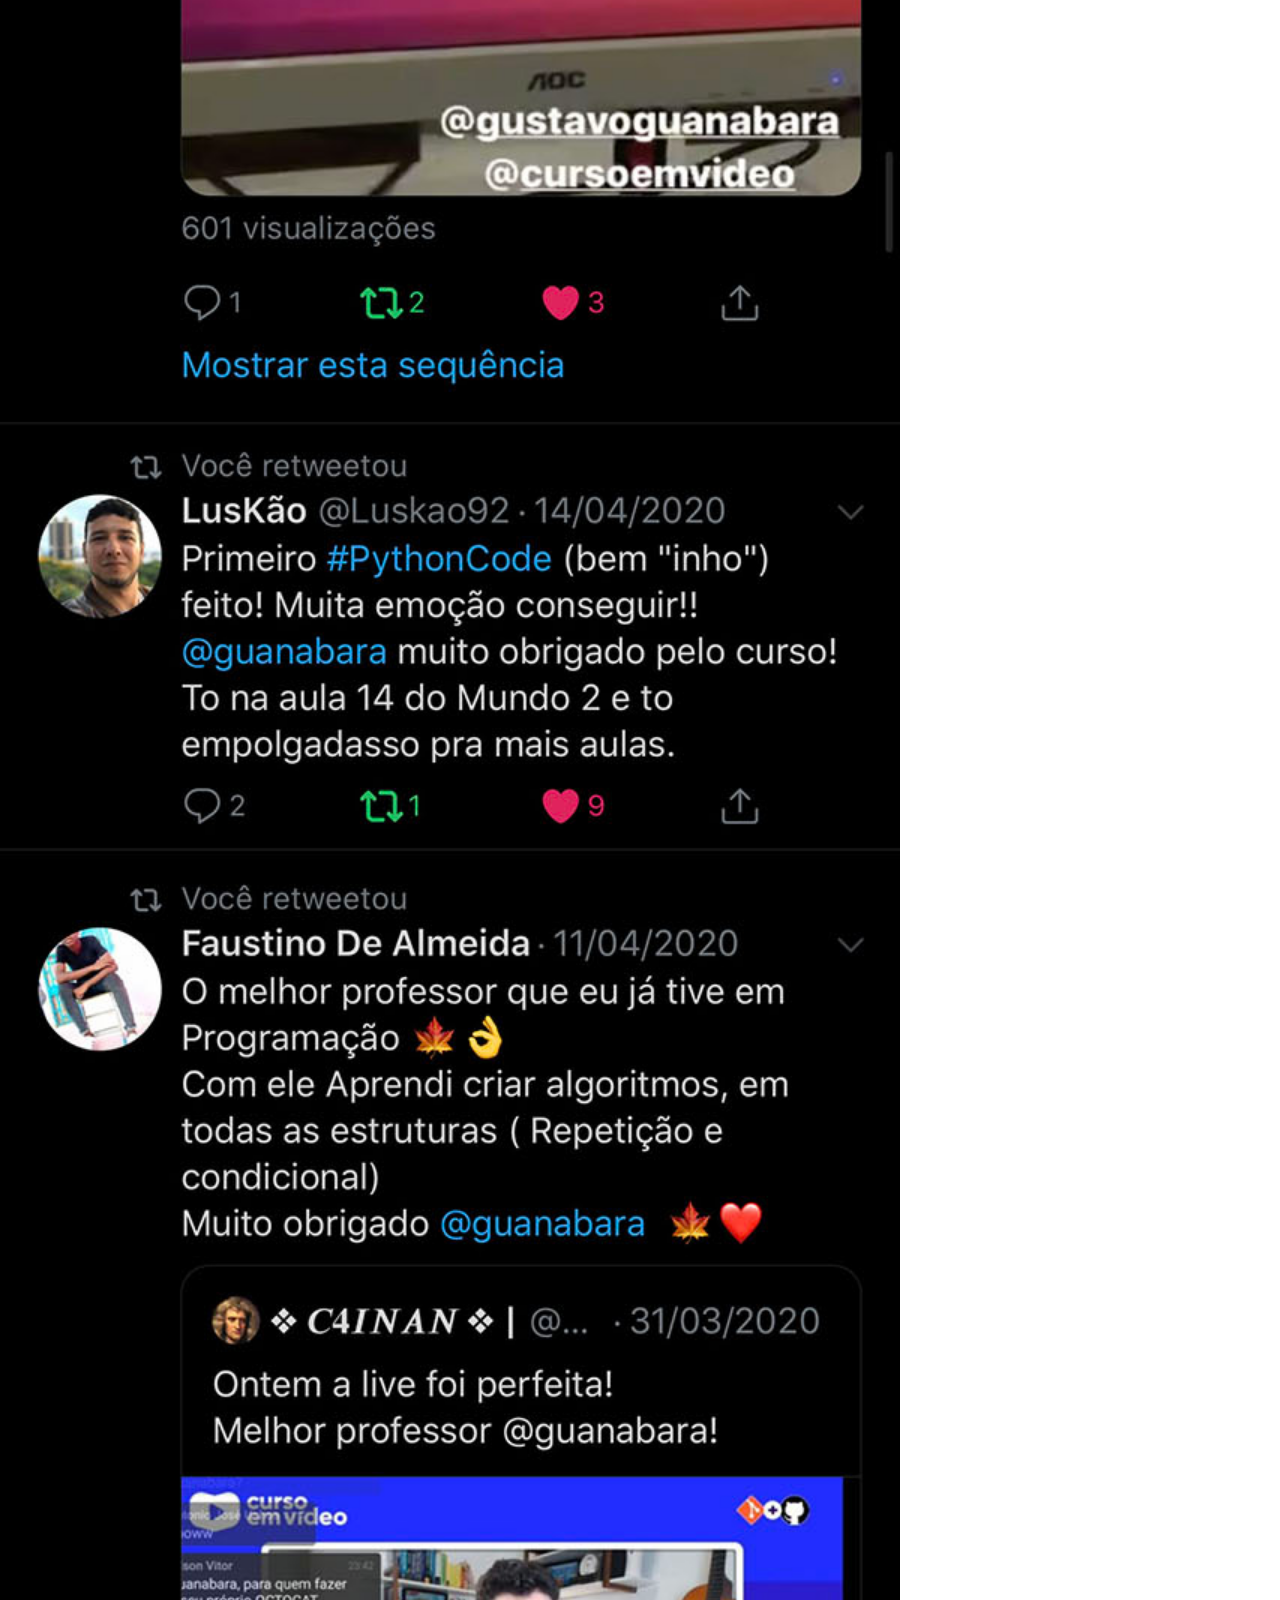
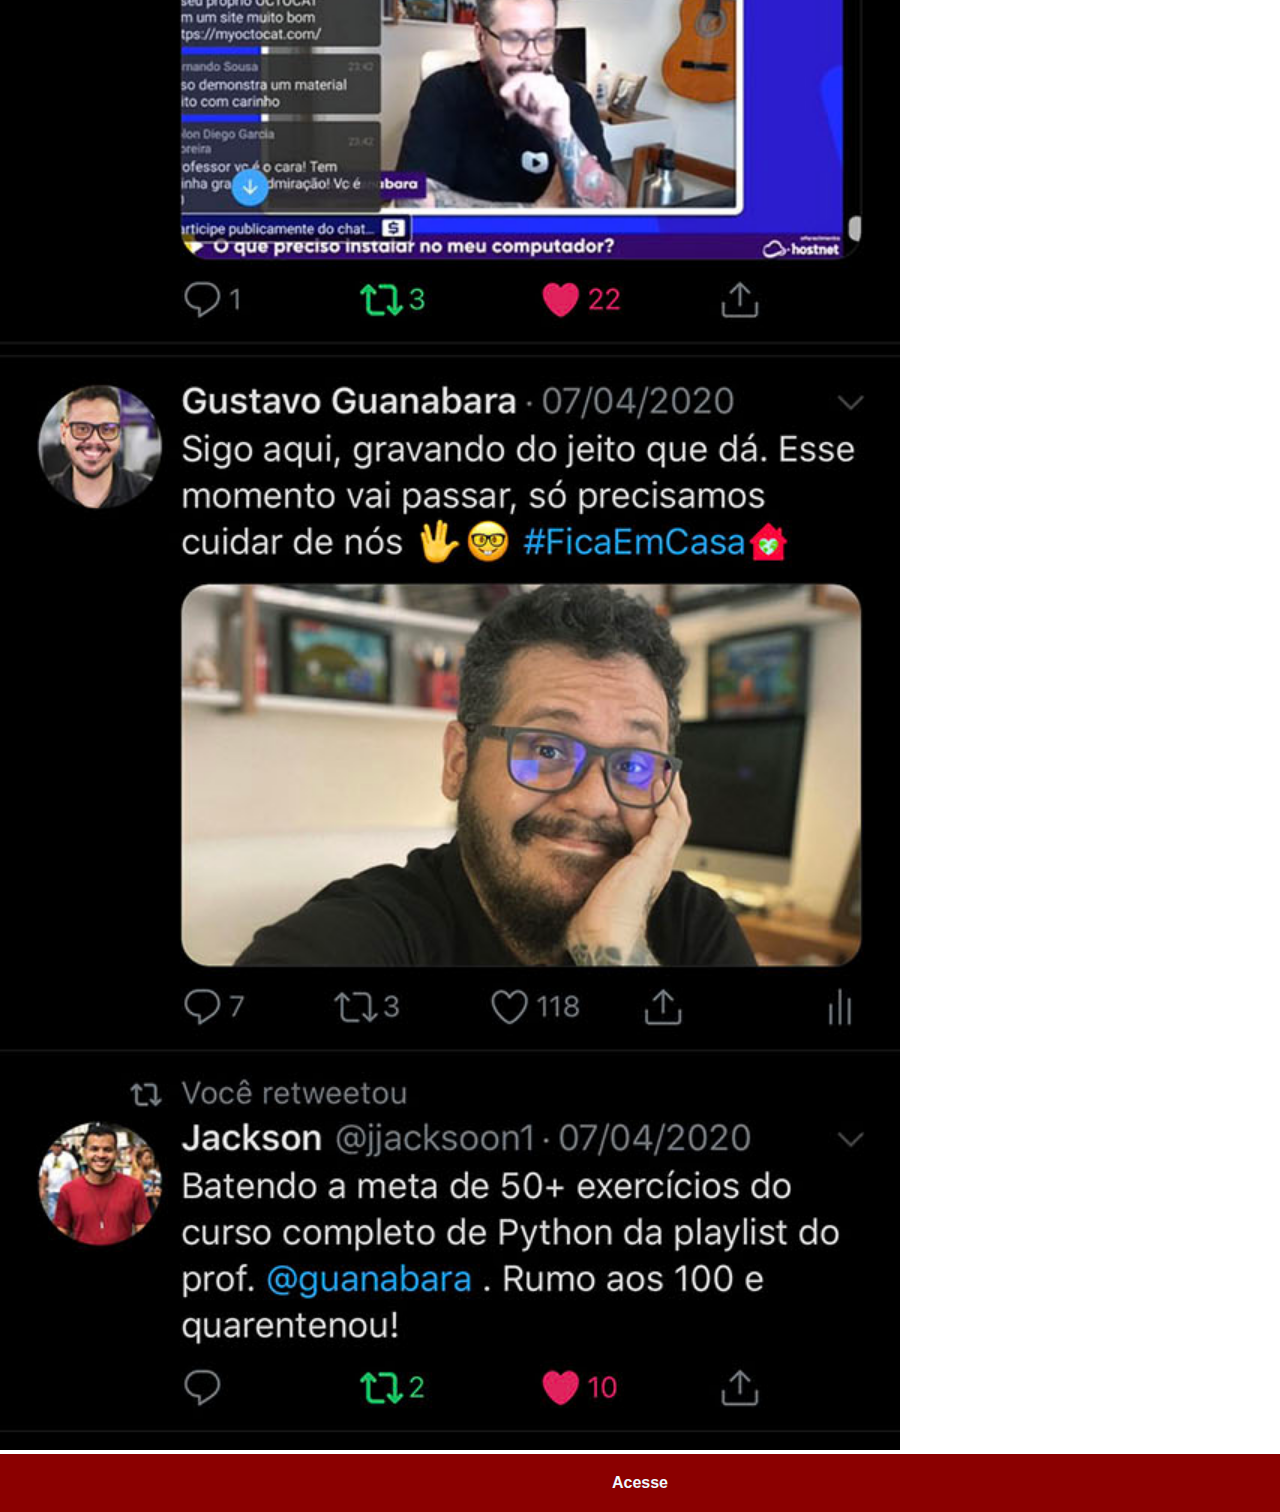
<file: twitter.html>
<!DOCTYPE html>
<html lang="pt-br">
<head>
    <meta charset="UTF-8">
    <meta http-equiv="X-UA-Compatible" content="IE=edge">
    <meta name="viewport" content="width=device-width, initial-scale=1.0">
    <title>Twitter</title>
   <link rel="stylesheet" href="estilos/social.css">
</head>
<body>
    <img src="imagens/tela-twitter.jpg" alt="Twitter">
    <a href="https://twitter.com/guanabara" target="_blank">Acesse</a>
</body>
</html>
</file>
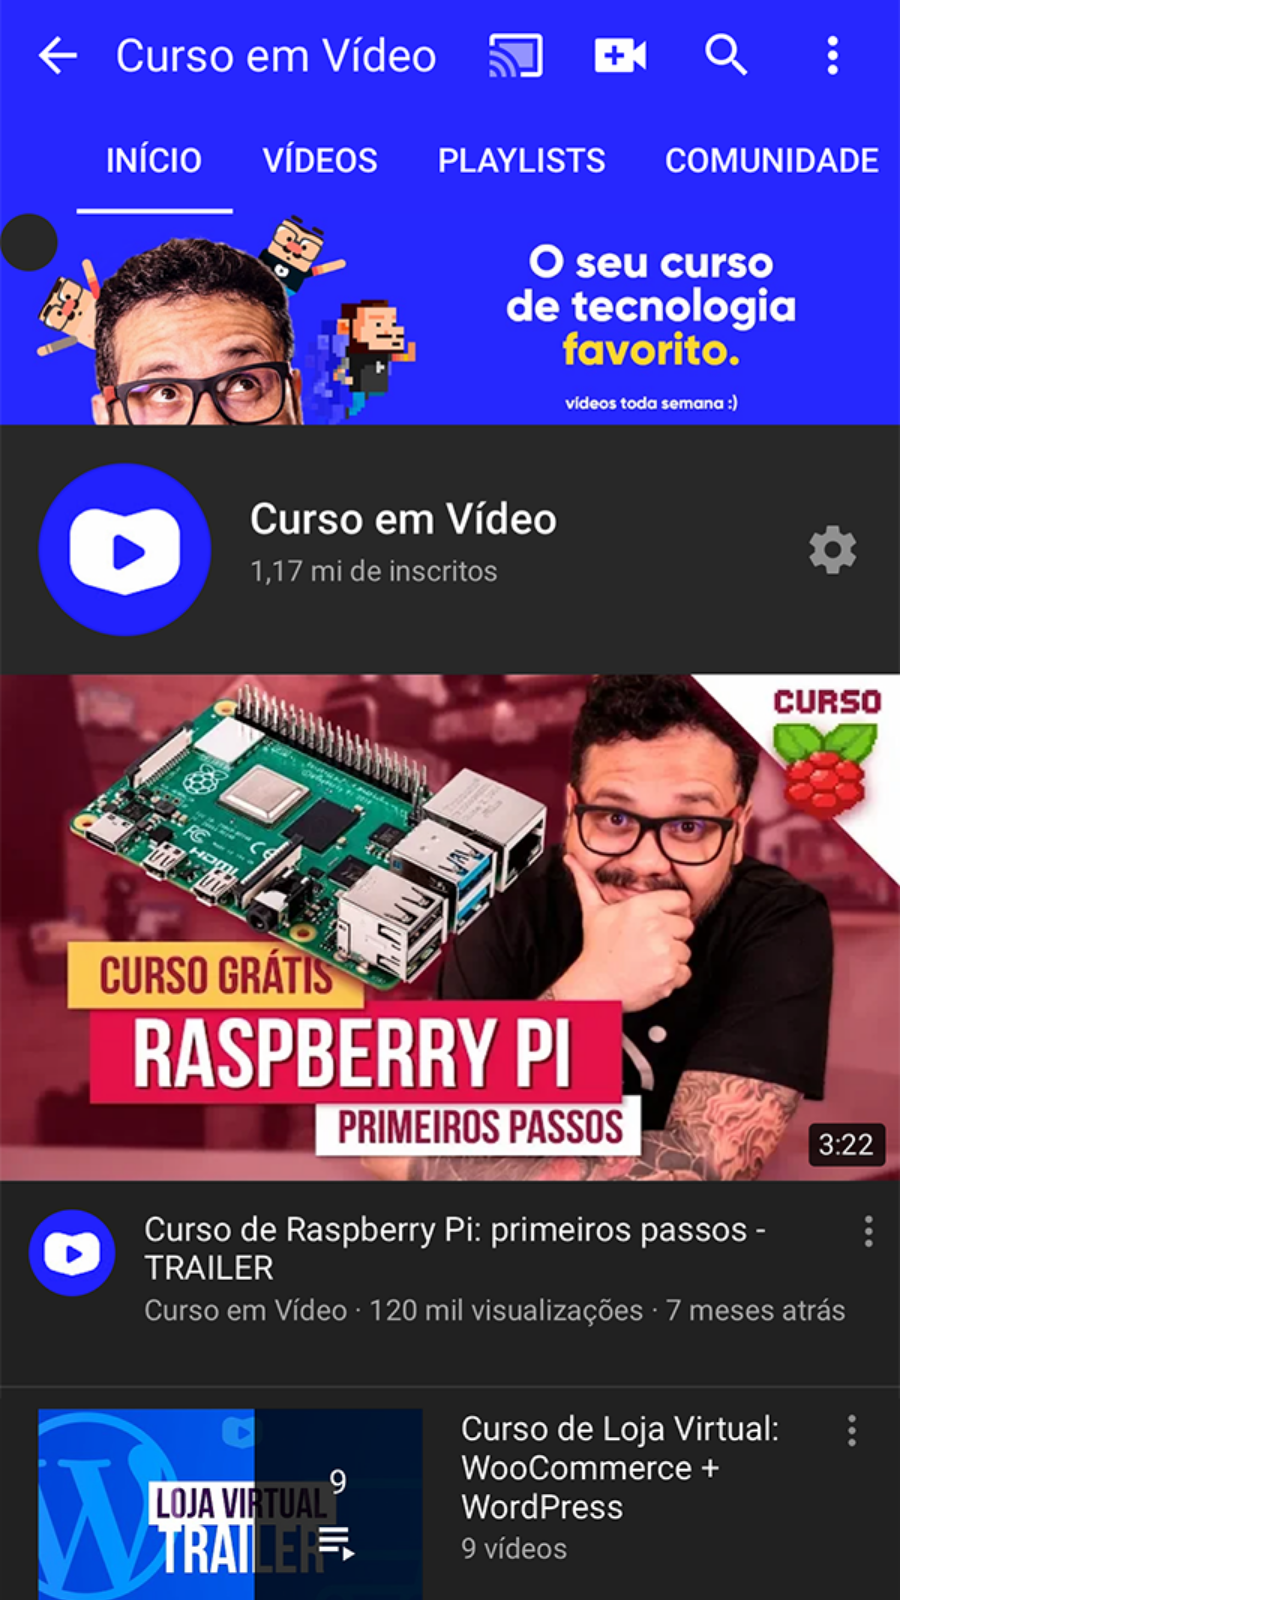
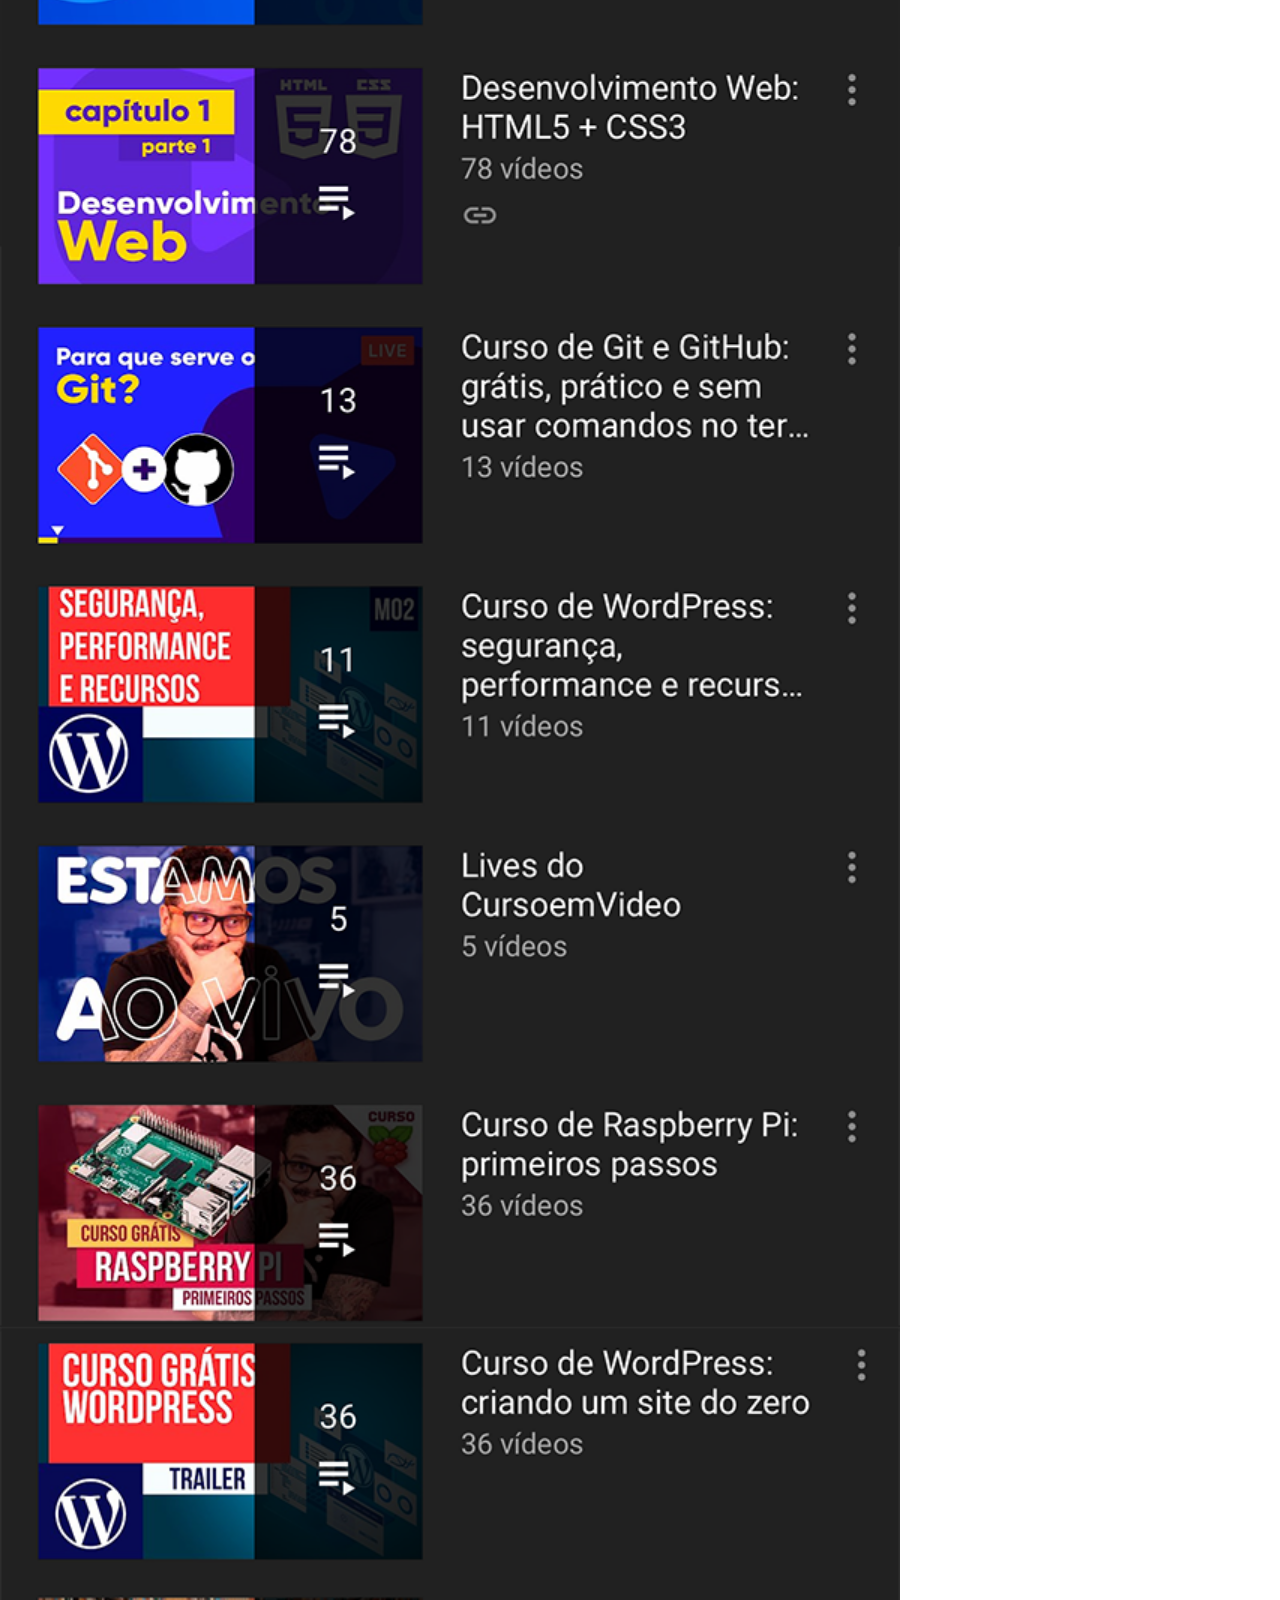
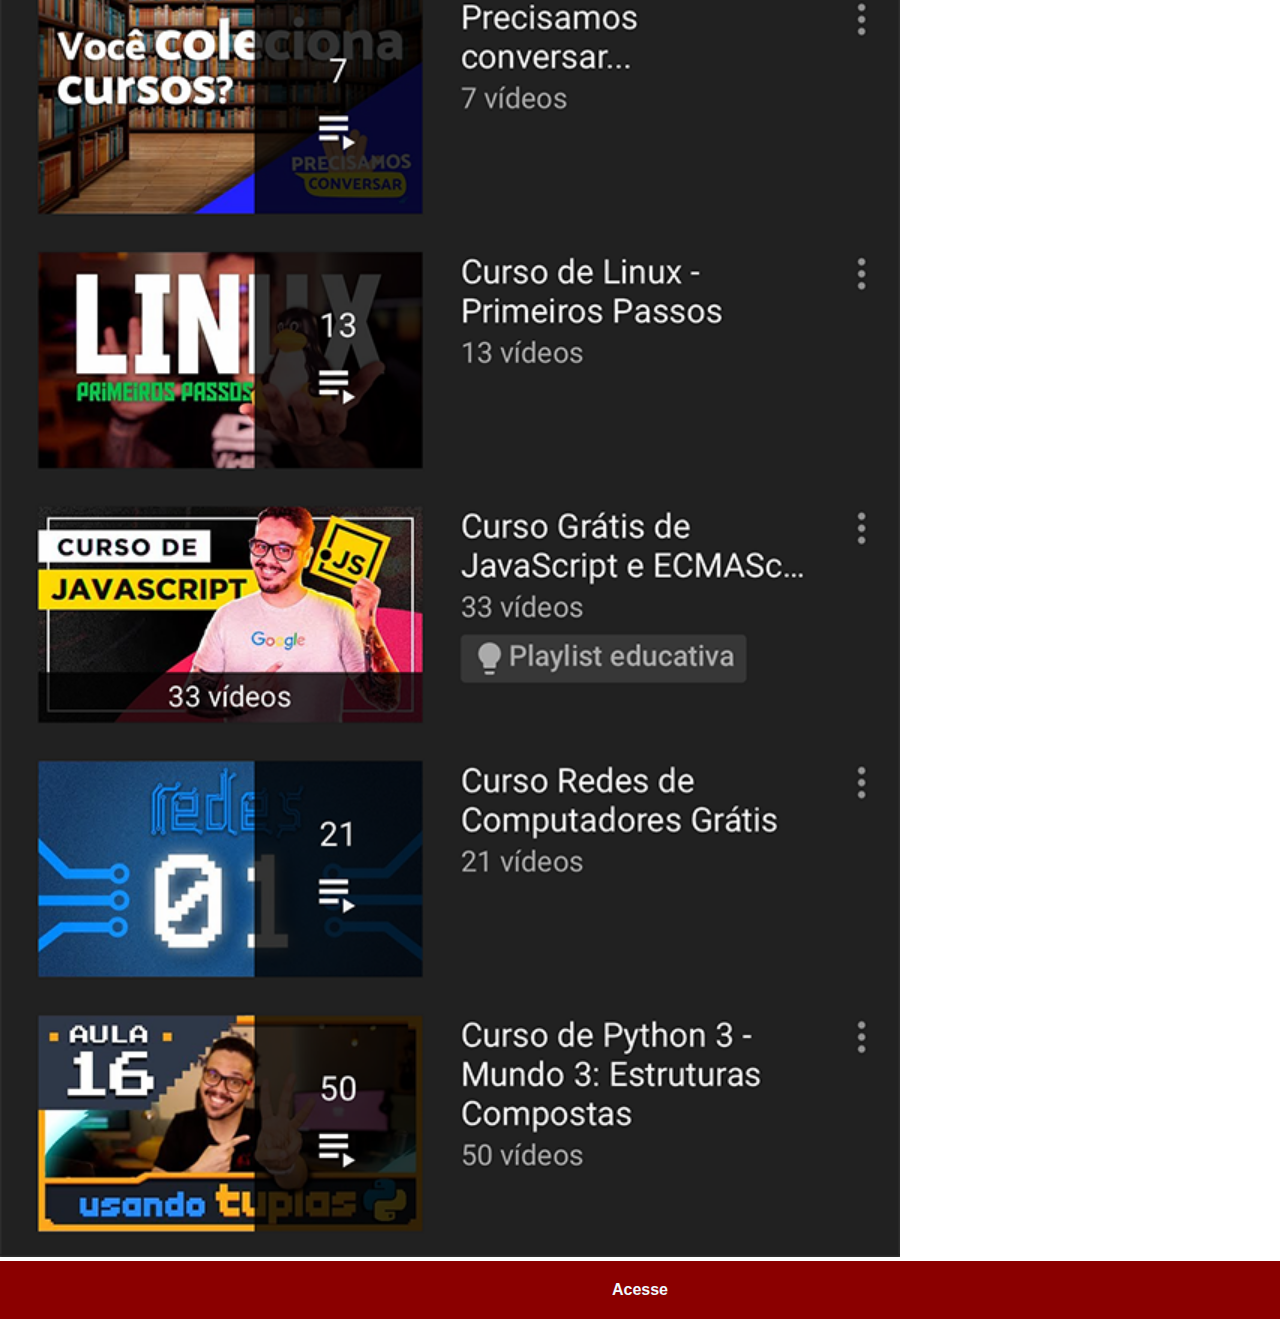
<file: youtube.html>
<!DOCTYPE html>
<html lang="pt-br">
<head>
    <meta charset="UTF-8">
    <meta http-equiv="X-UA-Compatible" content="IE=edge">
    <meta name="viewport" content="width=device-width, initial-scale=1.0">
    <title>Youtube</title>
   <link rel="stylesheet" href="estilos/social.css">
</head>
<body>
    <img src="imagens/tela-youtube.png" alt="Youtube">
    <a href="https://www.youtube.com/@CursoemVideo/playlists" target="_blank">Acesse</a>
</body>
</html>
</file>
<file: estilos/social.css>
@charset "UTF-8";


* {
    margin: 0px;
    padding: 0px;
    font-family: Arial, Helvetica, sans-serif;
}

::-webkit-scrollbar {
    width: 0px;
    height: 0px;
}

img {
    width: 100vh;
    
}

a {
    display: block;
    background-color: darkred;
    color: aliceblue;
    padding: 20px;
    text-align: center;
    font-weight: bolder;
    text-decoration: none;
}

a:hover {
    background-color: red;
}
</file>
